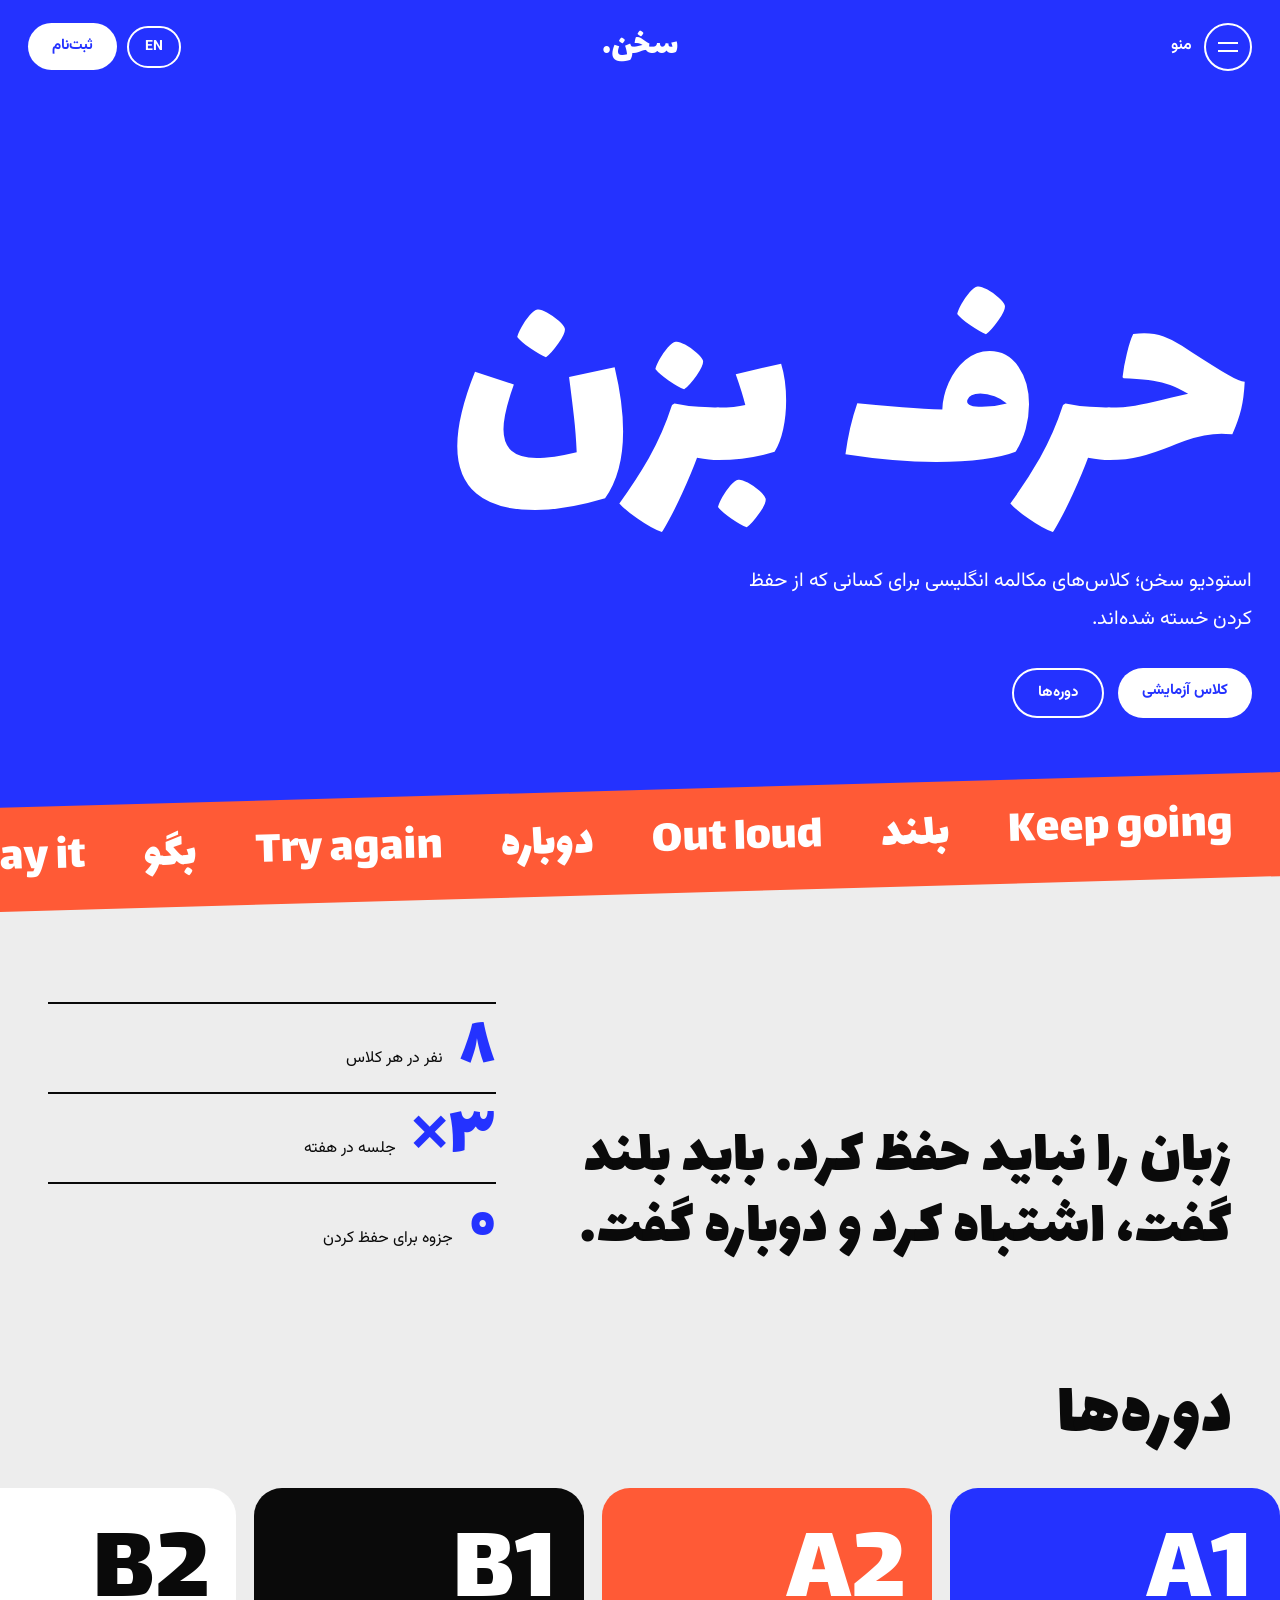
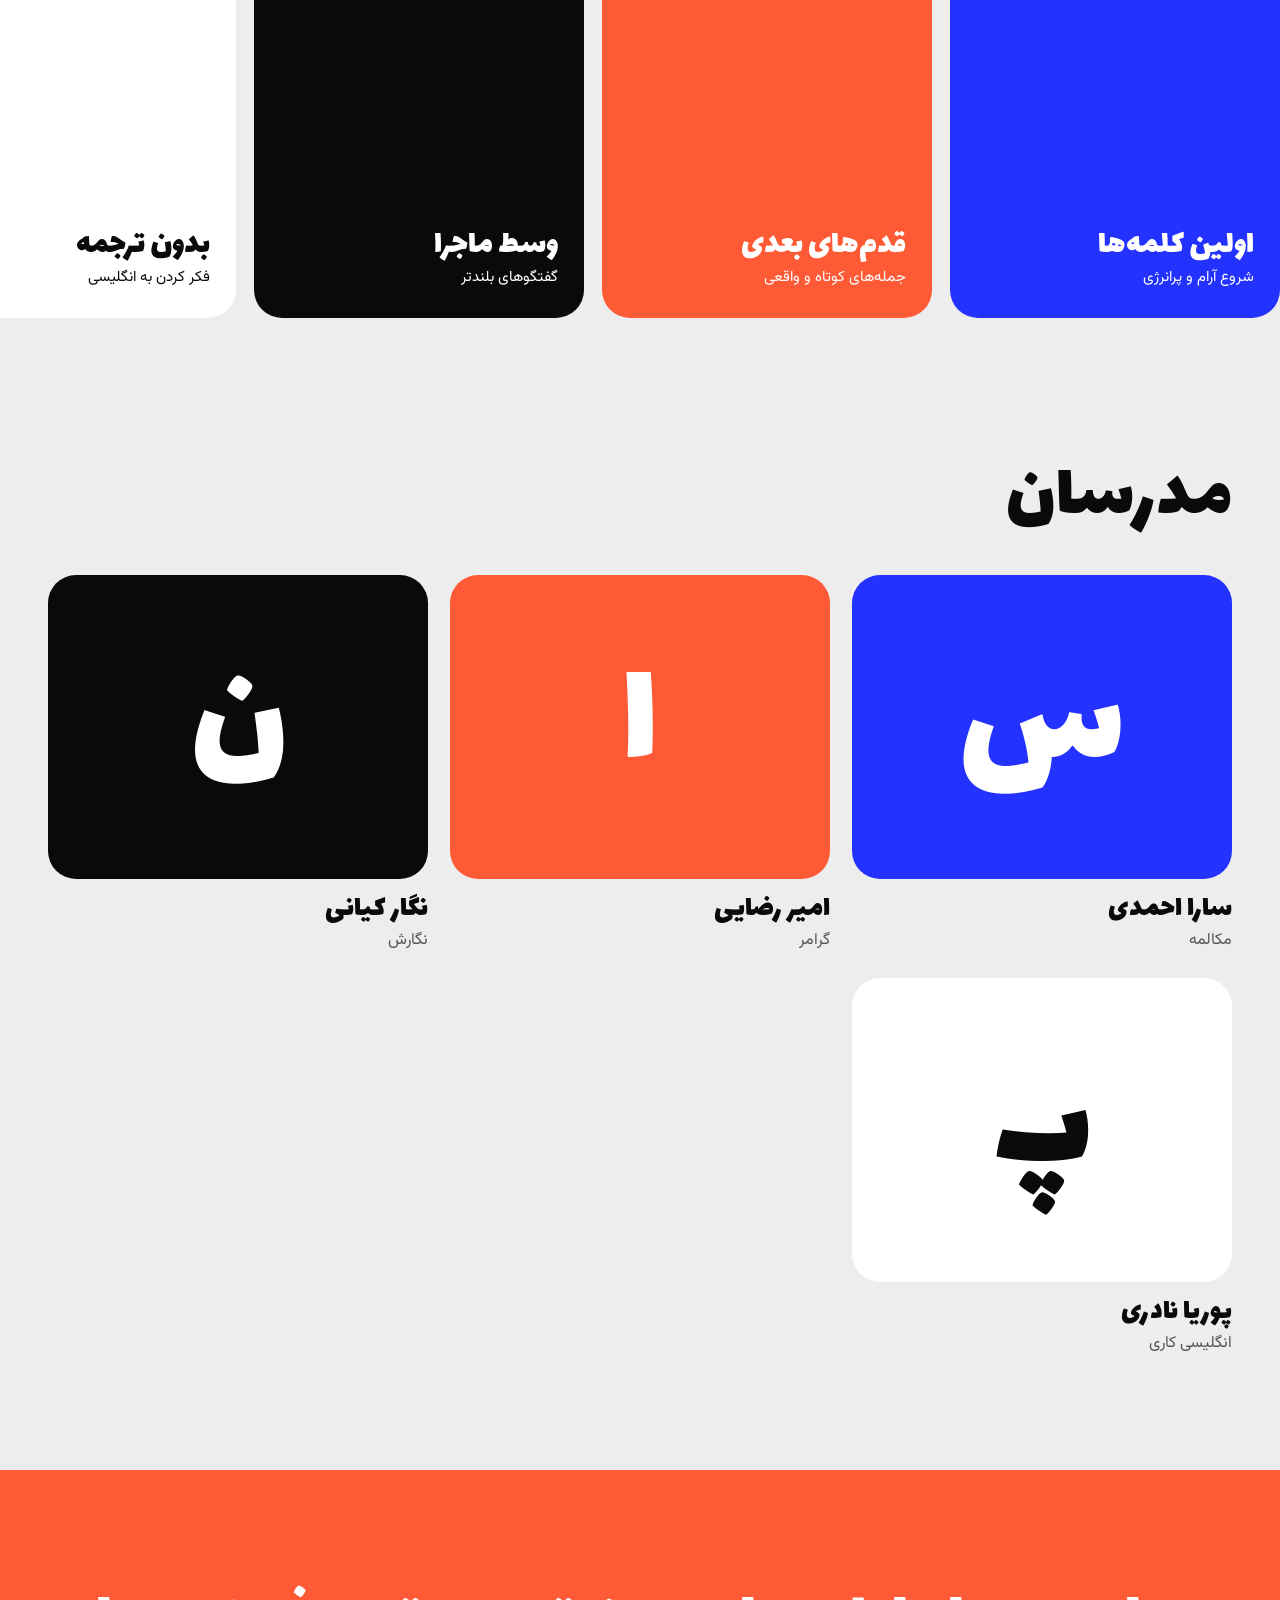
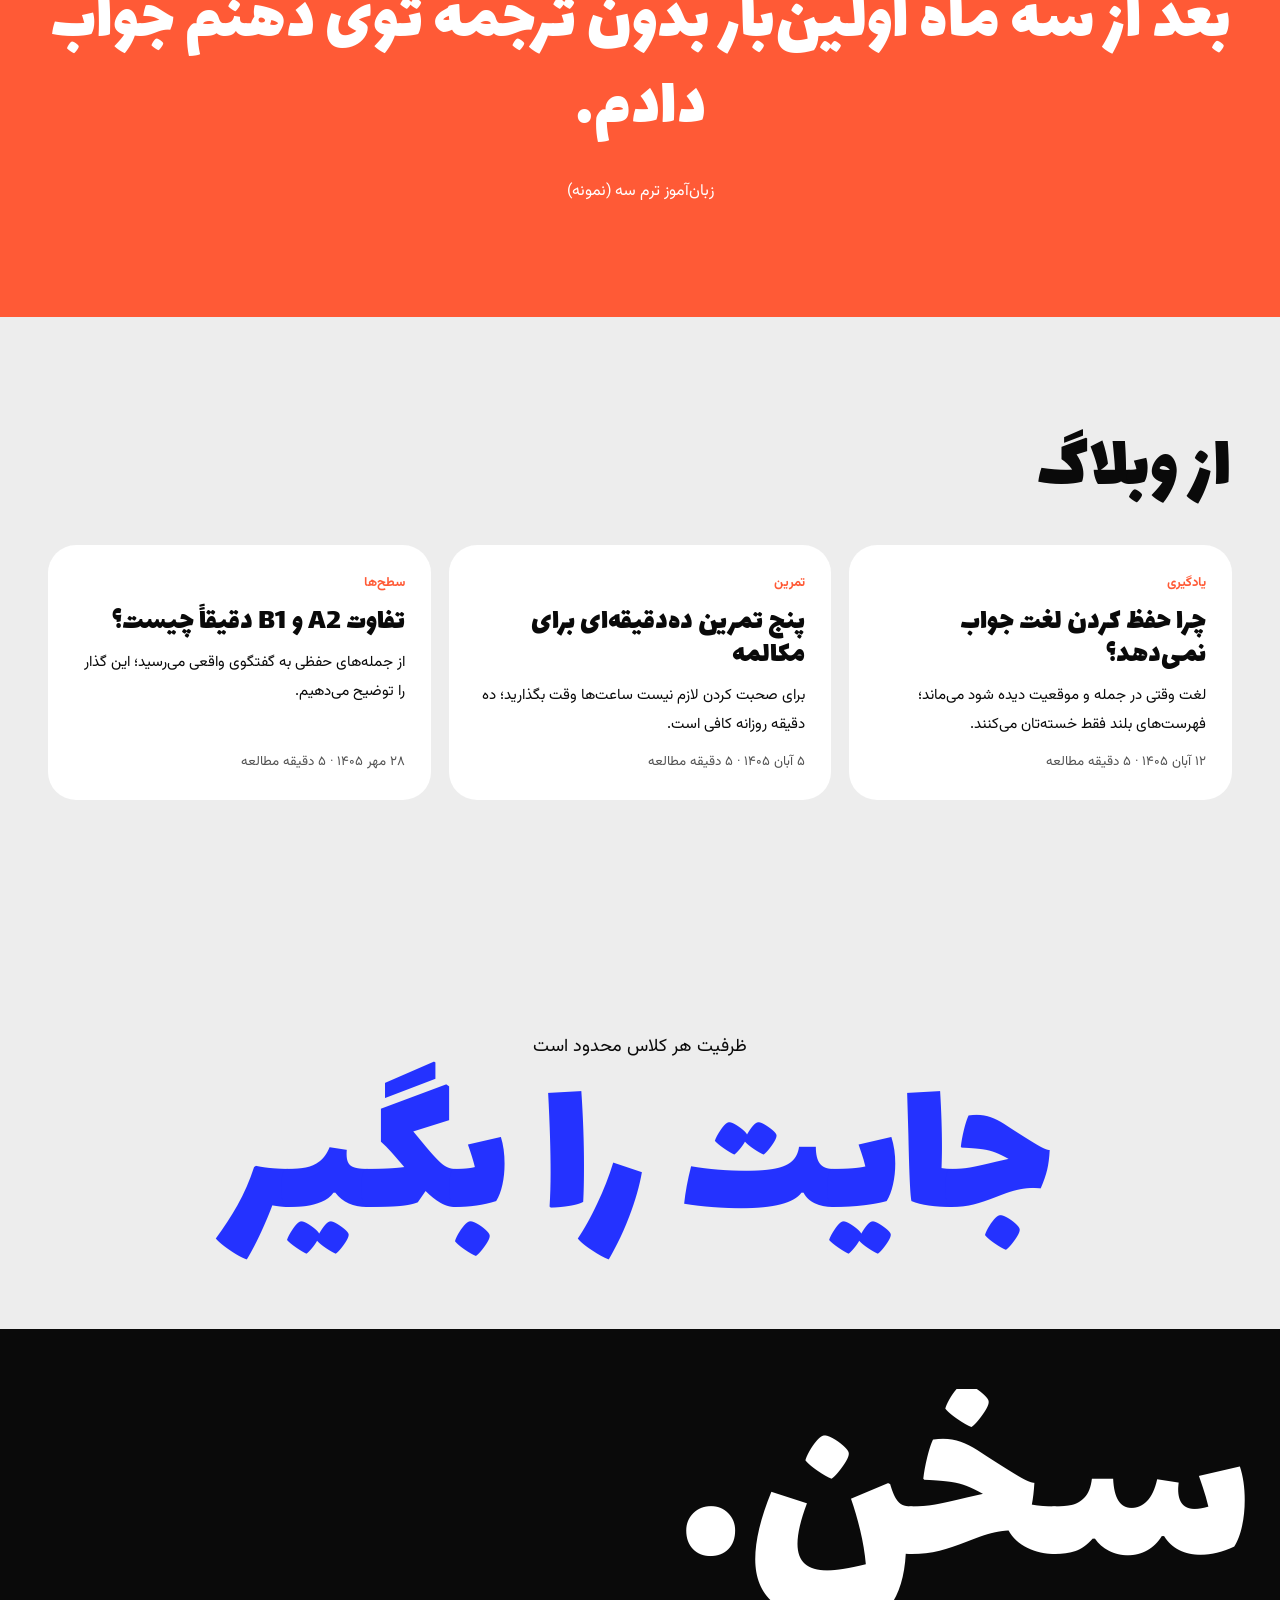
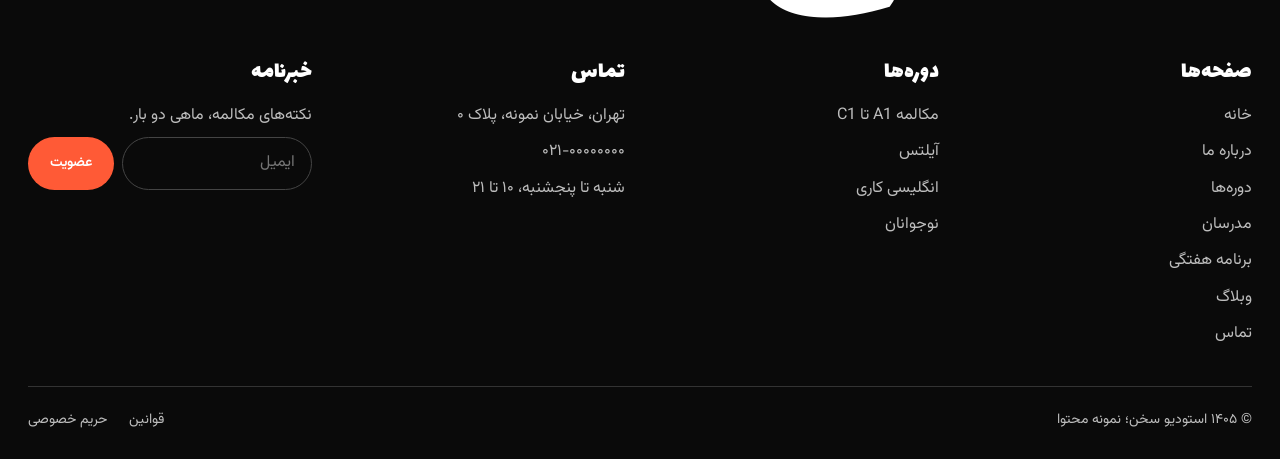
<file: index.html>
<!doctype html>
<html lang="fa" dir="rtl">
<head>
<meta charset="utf-8">
<meta name="viewport" content="width=device-width,initial-scale=1">
<title>حرف بزن | استودیو سخن</title>
<link rel="stylesheet" href="studio.css">
</head>
<body>
<header class="top"><details class="m"><summary aria-label="منو"><span class="bt"><i></i><i></i></span><span class="tx">منو</span></summary><div class="dr"><nav class="ov"><a href="index.html" aria-current="page">خانه</a><a href="about.html">درباره ما</a><a href="courses.html">دوره‌ها</a><a href="teachers.html">مدرسان</a><a href="schedule.html">برنامه هفتگی</a><a href="blog.html">وبلاگ</a><a href="contact.html">تماس</a></nav><div class="dc"><p>تهران، خیابان نمونه، پلاک ۰</p><p dir="ltr">۰۲۱-۰۰۰۰۰۰۰۰</p><p>شنبه تا پنجشنبه، ۱۰ تا ۲۱</p><a class="pill" href="contact.html">ثبت‌نام</a></div></div></details><a class="lg" href="index.html">سخن.</a><div class="rt"><button class="lang" type="button" aria-label="Language" data-s="EN">EN</button><a class="pill" href="contact.html">ثبت‌نام</a></div></header>
<section class="hero"><h1>حرف بزن</h1><p>استودیو سخن؛ کلاس‌های مکالمه انگلیسی برای کسانی که از حفظ کردن خسته شده‌اند.</p><div class="row"><a class="pill" href="contact.html">کلاس آزمایشی</a><a class="pill o" href="courses.html">دوره‌ها</a></div></section>
<div class="mq" aria-hidden="true"><div><span>Say it</span><span>بگو</span><span>Try again</span><span>دوباره</span><span>Out loud</span><span>بلند</span><span>Keep going</span><span>ادامه بده</span><span>Say it</span><span>بگو</span><span>Try again</span><span>دوباره</span><span>Out loud</span><span>بلند</span><span>Keep going</span><span>ادامه بده</span></div></div>
<section class="sec man"><h2>زبان را نباید حفظ کرد. باید بلند گفت، اشتباه کرد و دوباره گفت.</h2><div class="nums"><div><b>۸</b><span>نفر در هر کلاس</span></div><div><b>۳×</b><span>جلسه در هفته</span></div><div><b>۰</b><span>جزوه برای حفظ کردن</span></div></div></section>
<section><div class="hd2"><h2>دوره‌ها</h2></div><div class="rail"><article class="c1"><span class="d">A1</span><div><h3>اولین کلمه‌ها</h3><p>شروع آرام و پرانرژی</p></div></article><article class="c2"><span class="d">A2</span><div><h3>قدم‌های بعدی</h3><p>جمله‌های کوتاه و واقعی</p></div></article><article class="c3"><span class="d">B1</span><div><h3>وسط ماجرا</h3><p>گفتگوهای بلندتر</p></div></article><article class="c4"><span class="d">B2</span><div><h3>بدون ترجمه</h3><p>فکر کردن به انگلیسی</p></div></article><article class="c5"><span class="d">C1</span><div><h3>حرفه‌ای</h3><p>ارائه، مذاکره و بحث</p></div></article></div></section>
<section class="sec"><h2 class="t2 d">مدرسان</h2><div class="tg"><article class="tc"><div class="mono c1">س</div><h3>سارا احمدی</h3><p>مکالمه</p></article><article class="tc"><div class="mono c2">ا</div><h3>امیر رضایی</h3><p>گرامر</p></article><article class="tc"><div class="mono c3">ن</div><h3>نگار کیانی</h3><p>نگارش</p></article><article class="tc"><div class="mono c4">پ</div><h3>پوریا نادری</h3><p>انگلیسی کاری</p></article></div></section>
<section class="q"><p>بعد از سه ماه اولین‌بار بدون ترجمه توی ذهنم جواب دادم.</p><span>زبان‌آموز ترم سه (نمونه)</span></section>
<section class="sec"><h2 class="t2 d">از وبلاگ</h2><div class="bg"><a class="pc" href="post.html"><span class="cat">یادگیری</span><h3>چرا حفظ کردن لغت جواب نمی‌دهد؟</h3><p>لغت وقتی در جمله و موقعیت دیده شود می‌ماند؛ فهرست‌های بلند فقط خسته‌تان می‌کنند.</p><small>۱۲ آبان ۱۴۰۵ · ۵ دقیقه مطالعه</small></a><a class="pc" href="post.html"><span class="cat">تمرین</span><h3>پنج تمرین ده‌دقیقه‌ای برای مکالمه</h3><p>برای صحبت کردن لازم نیست ساعت‌ها وقت بگذارید؛ ده دقیقه روزانه کافی است.</p><small>۵ آبان ۱۴۰۵ · ۵ دقیقه مطالعه</small></a><a class="pc" href="post.html"><span class="cat">سطح‌ها</span><h3>تفاوت A2 و B1 دقیقاً چیست؟</h3><p>از جمله‌های حفظی به گفتگوی واقعی می‌رسید؛ این گذار را توضیح می‌دهیم.</p><small>۲۸ مهر ۱۴۰۵ · ۵ دقیقه مطالعه</small></a></div></section>
<section class="cta"><p>ظرفیت هر کلاس محدود است</p><a href="contact.html">جایت را بگیر</a></section>
<footer><div class="big">سخن.</div><div class="fcols"><div><h4>صفحه‌ها</h4><ul><li><a href="index.html">خانه</a></li><li><a href="about.html">درباره ما</a></li><li><a href="courses.html">دوره‌ها</a></li><li><a href="teachers.html">مدرسان</a></li><li><a href="schedule.html">برنامه هفتگی</a></li><li><a href="blog.html">وبلاگ</a></li><li><a href="contact.html">تماس</a></li></ul></div>
<div><h4>دوره‌ها</h4><ul><li><a href="courses.html">مکالمه A1 تا C1</a></li><li><a href="courses.html">آیلتس</a></li><li><a href="courses.html">انگلیسی کاری</a></li><li><a href="courses.html">نوجوانان</a></li></ul></div>
<div><h4>تماس</h4><p>تهران، خیابان نمونه، پلاک ۰</p><p>۰۲۱-۰۰۰۰۰۰۰۰</p><p>شنبه تا پنجشنبه، ۱۰ تا ۲۱</p></div>
<div><h4>خبرنامه</h4><p>نکته‌های مکالمه، ماهی دو بار.</p><form><input type="email" placeholder="ایمیل" aria-label="ایمیل"><button type="button">عضویت</button></form></div></div>
<div class="fr"><span>© ۱۴۰۵ استودیو سخن؛ نمونه محتوا</span><nav><a href="#">قوانین</a><a href="#">حریم خصوصی</a></nav></div></footer>

<script src="lang.js"></script>
<script src="studio.js"></script>
</body>
</html>
</file>
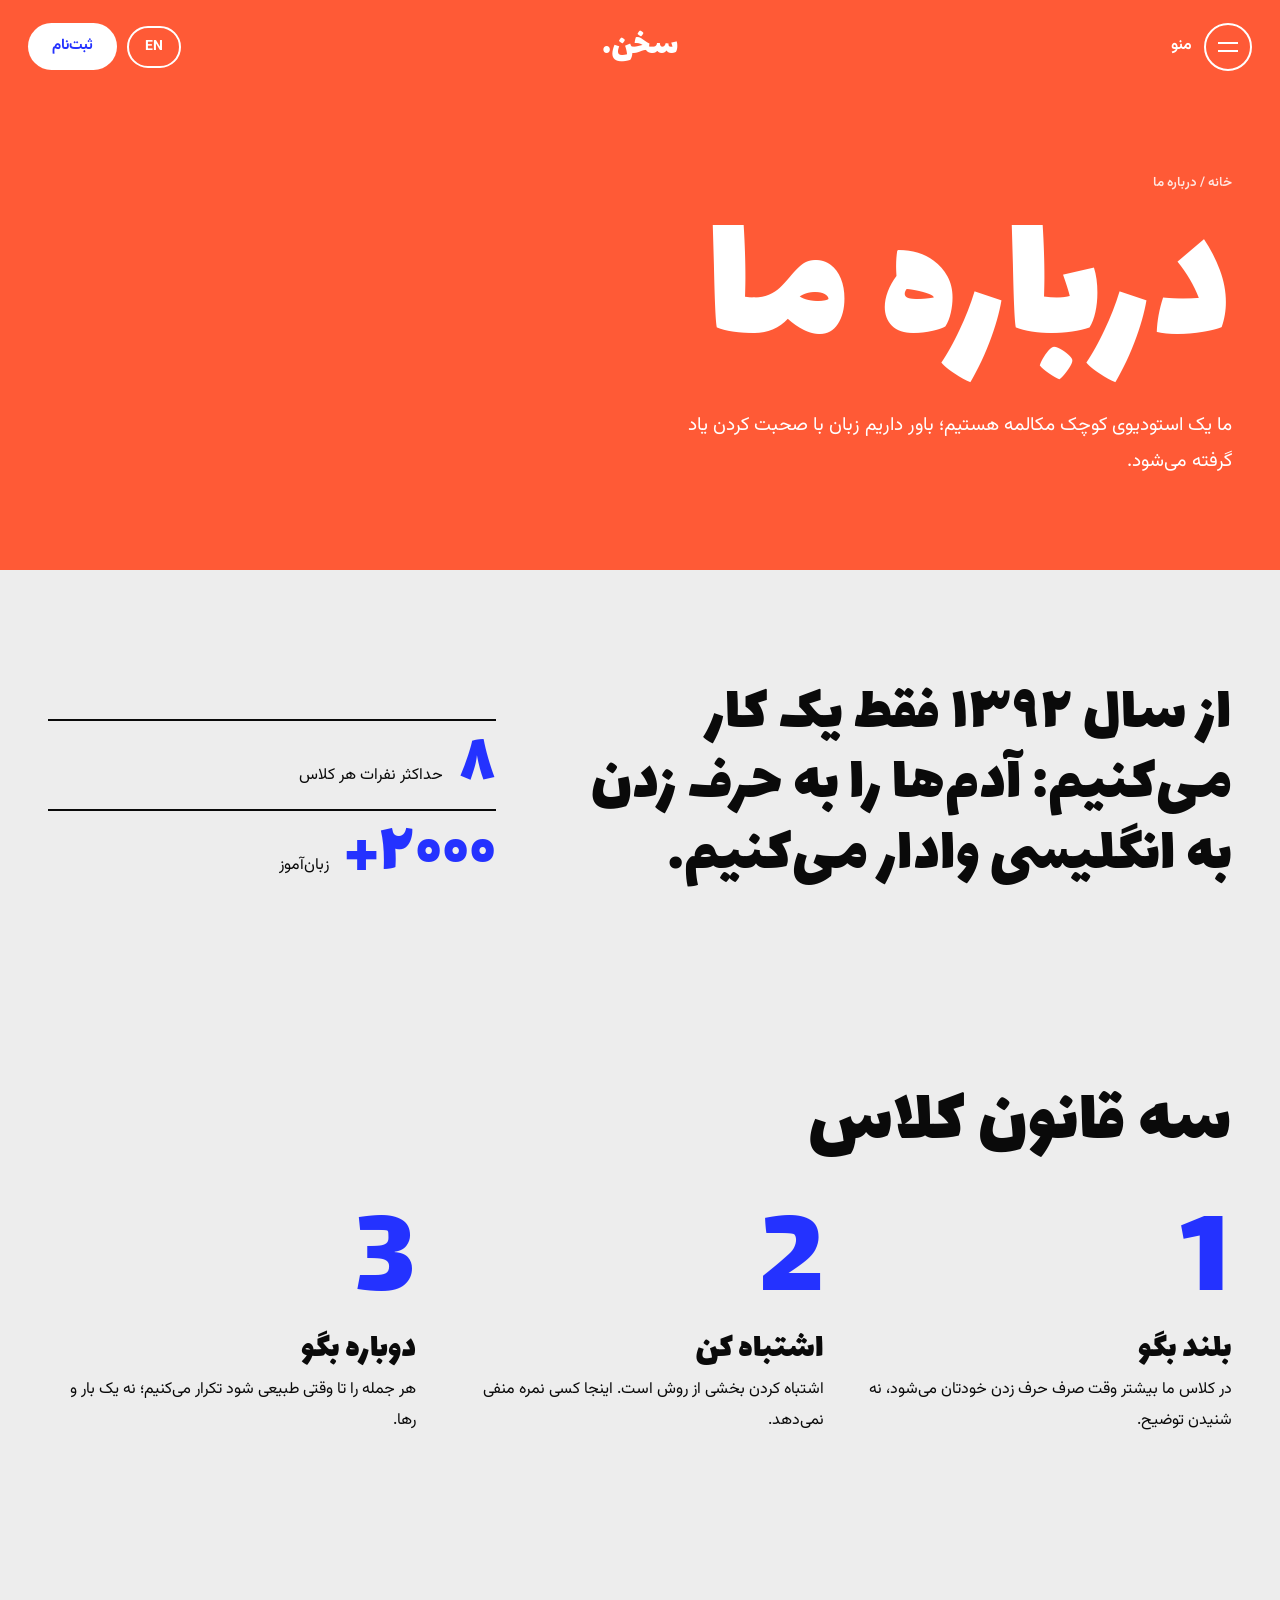
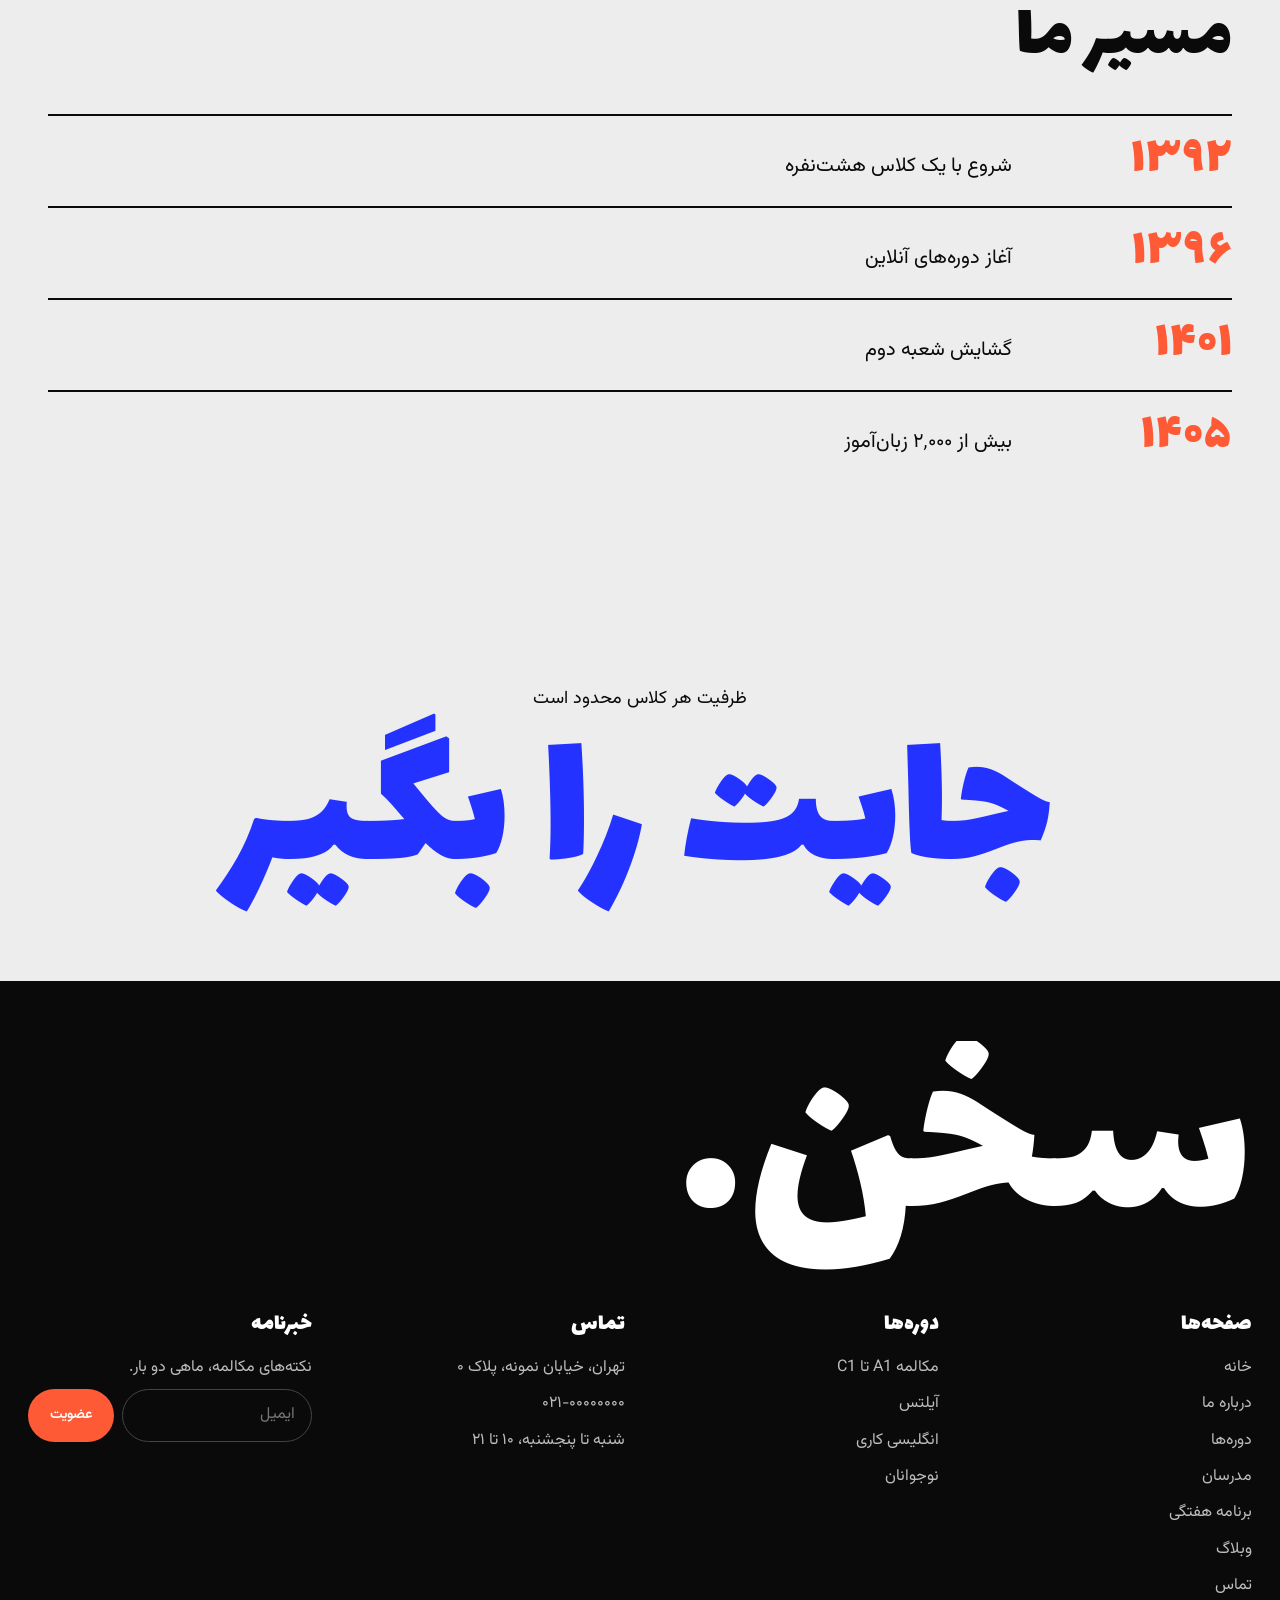
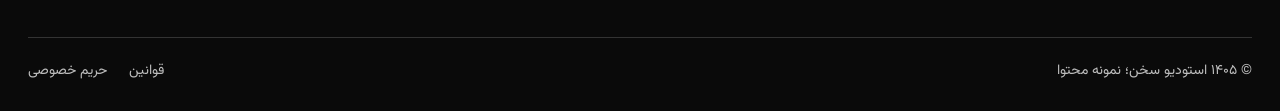
<file: about.html>
<!doctype html>
<html lang="fa" dir="rtl">
<head>
<meta charset="utf-8">
<meta name="viewport" content="width=device-width,initial-scale=1">
<title>درباره ما | استودیو سخن</title>
<link rel="stylesheet" href="studio.css">
</head>
<body>
<header class="top"><details class="m"><summary aria-label="منو"><span class="bt"><i></i><i></i></span><span class="tx">منو</span></summary><div class="dr"><nav class="ov"><a href="index.html">خانه</a><a href="about.html" aria-current="page">درباره ما</a><a href="courses.html">دوره‌ها</a><a href="teachers.html">مدرسان</a><a href="schedule.html">برنامه هفتگی</a><a href="blog.html">وبلاگ</a><a href="contact.html">تماس</a></nav><div class="dc"><p>تهران، خیابان نمونه، پلاک ۰</p><p dir="ltr">۰۲۱-۰۰۰۰۰۰۰۰</p><p>شنبه تا پنجشنبه، ۱۰ تا ۲۱</p><a class="pill" href="contact.html">ثبت‌نام</a></div></div></details><a class="lg" href="index.html">سخن.</a><div class="rt"><button class="lang" type="button" aria-label="Language" data-s="EN">EN</button><a class="pill" href="contact.html">ثبت‌نام</a></div></header>
<section class="ph c"><div class="wrapw"><small>خانه / درباره ما</small><h1>درباره ما</h1><p>ما یک استودیوی کوچک مکالمه هستیم؛ باور داریم زبان با صحبت کردن یاد گرفته می‌شود.</p></div></section>
<section class="sec man"><h2>از سال ۱۳۹۲ فقط یک کار می‌کنیم: آدم‌ها را به حرف زدن به انگلیسی وادار می‌کنیم.</h2><div class="nums"><div><b>۸</b><span>حداکثر نفرات هر کلاس</span></div><div><b>۲۰۰۰+</b><span>زبان‌آموز</span></div></div></section>
<section class="sec n"><h2 class="t2 d">سه قانون کلاس</h2><div class="vals"><div><b>1</b><h3>بلند بگو</h3><p>در کلاس ما بیشتر وقت صرف حرف زدن خودتان می‌شود، نه شنیدن توضیح.</p></div><div><b>2</b><h3>اشتباه کن</h3><p>اشتباه کردن بخشی از روش است. اینجا کسی نمره منفی نمی‌دهد.</p></div><div><b>3</b><h3>دوباره بگو</h3><p>هر جمله را تا وقتی طبیعی شود تکرار می‌کنیم؛ نه یک بار و رها.</p></div></div></section>
<section class="sec n"><h2 class="t2 d">مسیر ما</h2><div class="tl"><div><b>۱۳۹۲</b><p>شروع با یک کلاس هشت‌نفره</p></div><div><b>۱۳۹۶</b><p>آغاز دوره‌های آنلاین</p></div><div><b>۱۴۰۱</b><p>گشایش شعبه دوم</p></div><div><b>۱۴۰۵</b><p>بیش از ۲٬۰۰۰ زبان‌آموز</p></div></div></section>
<section class="cta"><p>ظرفیت هر کلاس محدود است</p><a href="contact.html">جایت را بگیر</a></section>
<footer><div class="big">سخن.</div><div class="fcols"><div><h4>صفحه‌ها</h4><ul><li><a href="index.html">خانه</a></li><li><a href="about.html">درباره ما</a></li><li><a href="courses.html">دوره‌ها</a></li><li><a href="teachers.html">مدرسان</a></li><li><a href="schedule.html">برنامه هفتگی</a></li><li><a href="blog.html">وبلاگ</a></li><li><a href="contact.html">تماس</a></li></ul></div>
<div><h4>دوره‌ها</h4><ul><li><a href="courses.html">مکالمه A1 تا C1</a></li><li><a href="courses.html">آیلتس</a></li><li><a href="courses.html">انگلیسی کاری</a></li><li><a href="courses.html">نوجوانان</a></li></ul></div>
<div><h4>تماس</h4><p>تهران، خیابان نمونه، پلاک ۰</p><p>۰۲۱-۰۰۰۰۰۰۰۰</p><p>شنبه تا پنجشنبه، ۱۰ تا ۲۱</p></div>
<div><h4>خبرنامه</h4><p>نکته‌های مکالمه، ماهی دو بار.</p><form><input type="email" placeholder="ایمیل" aria-label="ایمیل"><button type="button">عضویت</button></form></div></div>
<div class="fr"><span>© ۱۴۰۵ استودیو سخن؛ نمونه محتوا</span><nav><a href="#">قوانین</a><a href="#">حریم خصوصی</a></nav></div></footer>

<script src="lang.js"></script>
<script src="studio.js"></script>
</body>
</html>
</file>
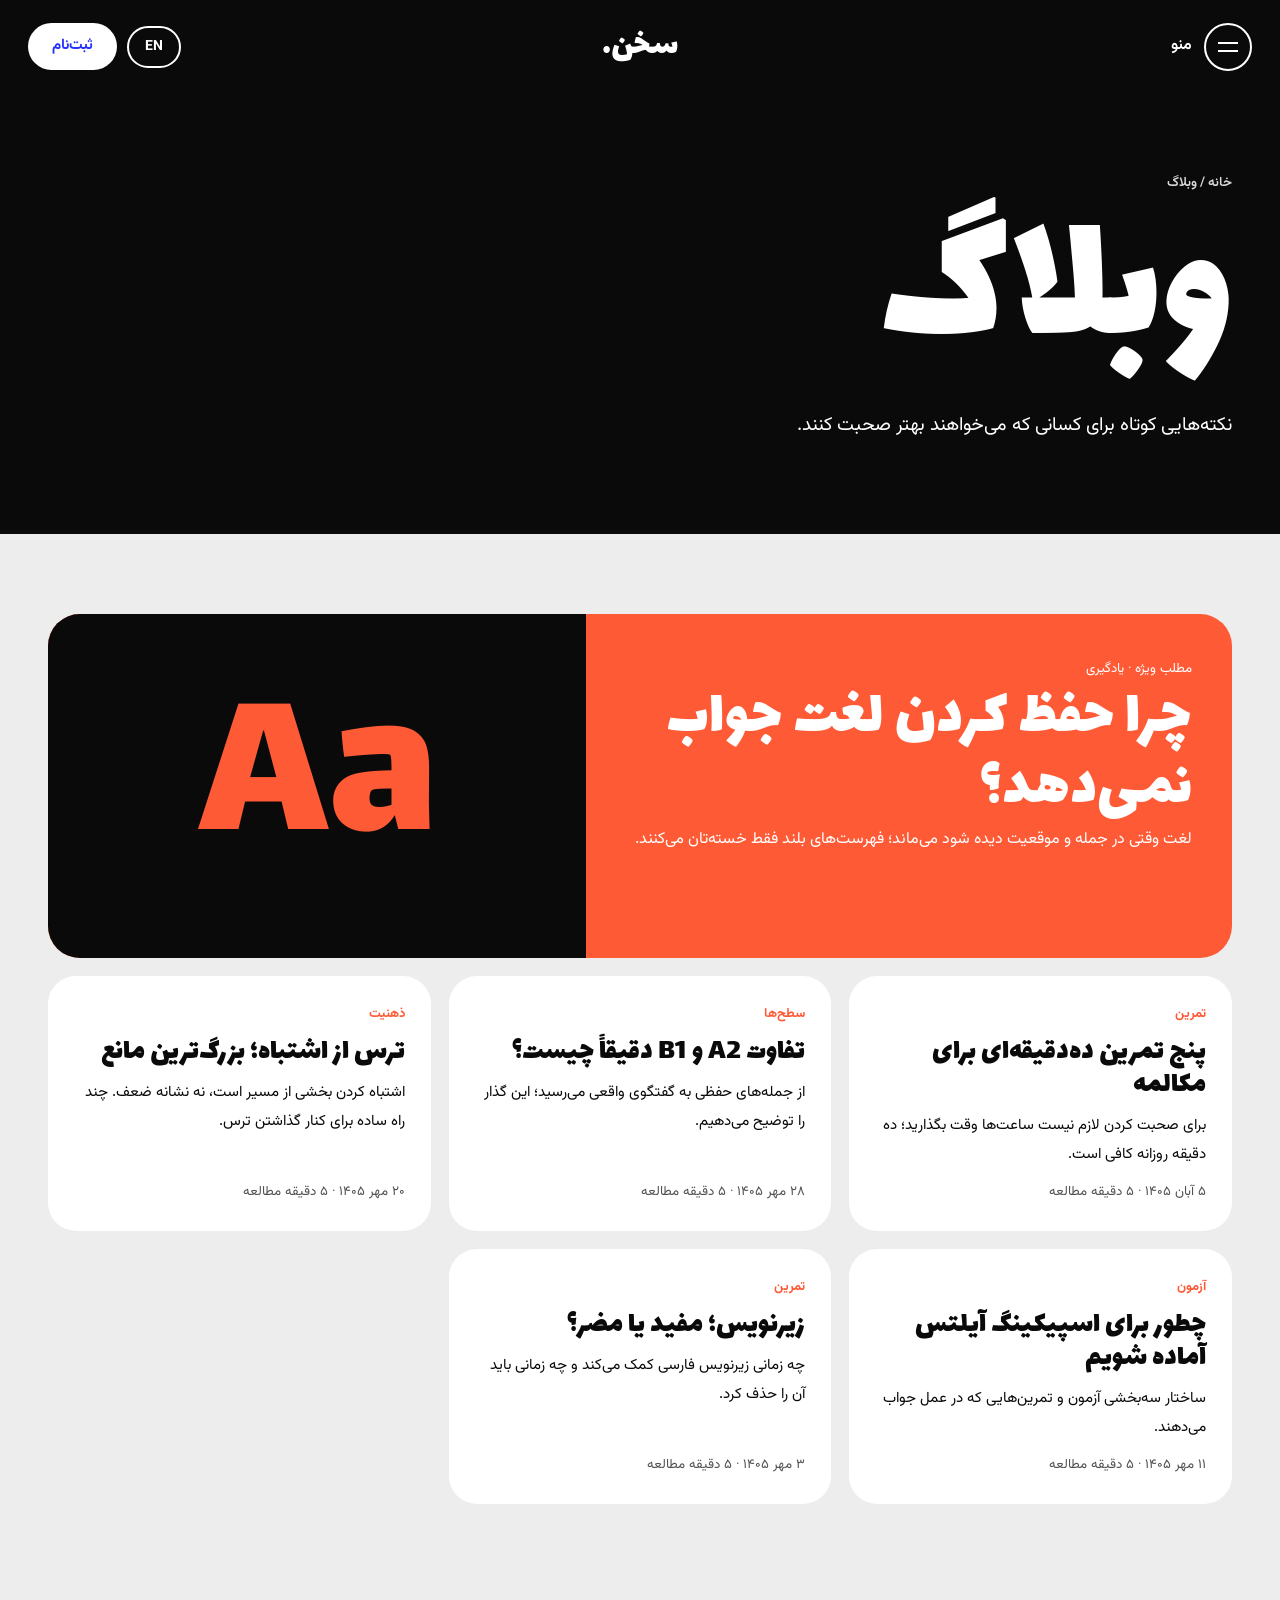
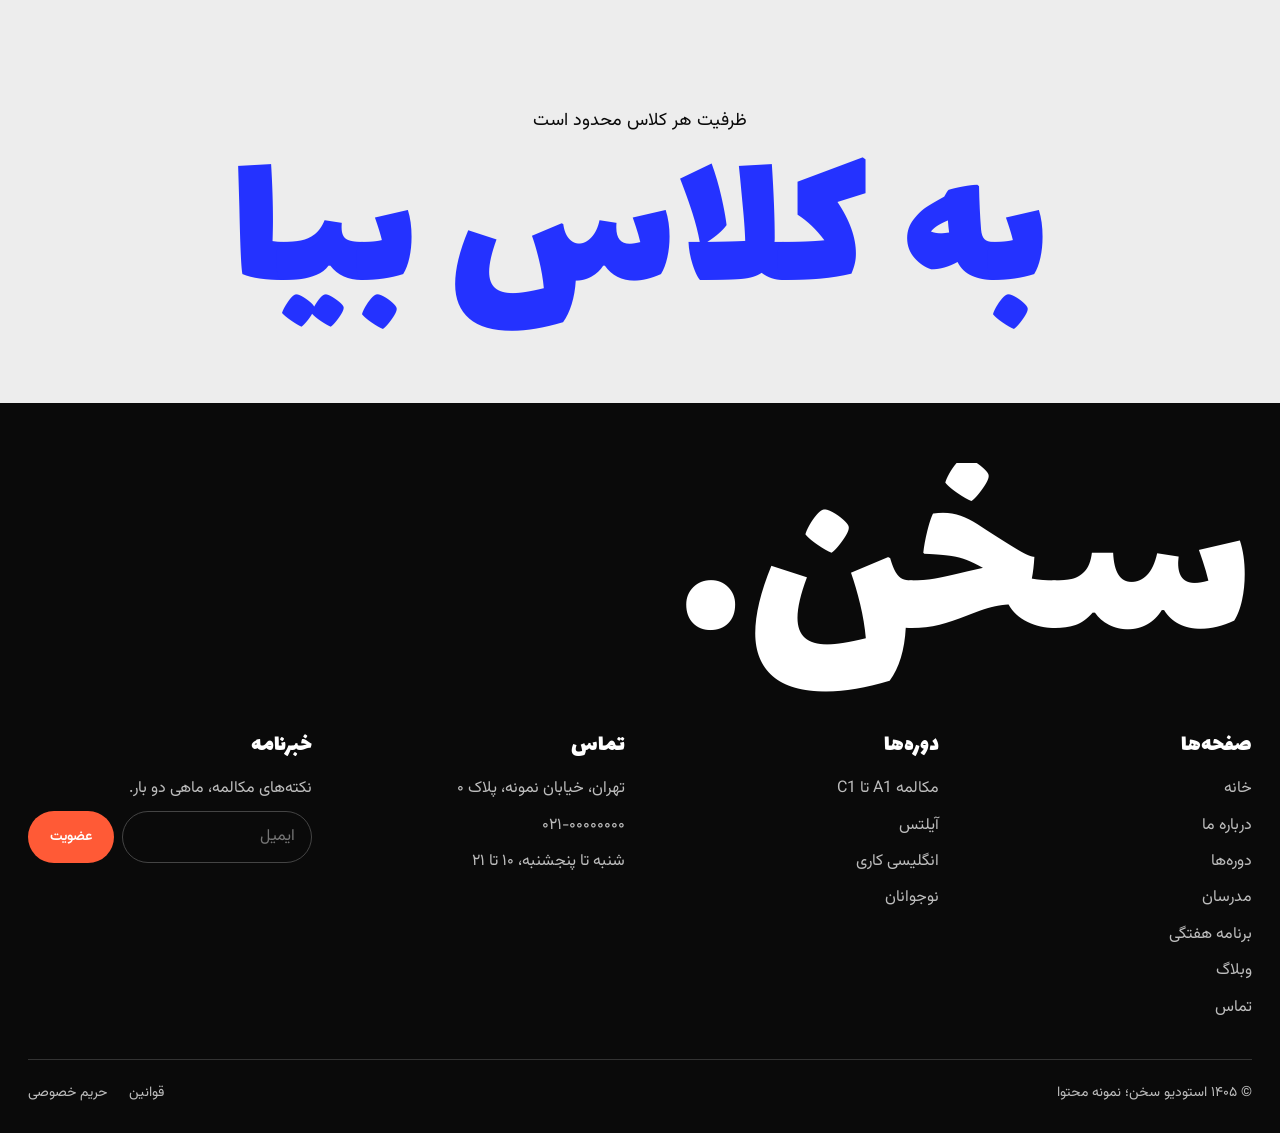
<file: blog.html>
<!doctype html>
<html lang="fa" dir="rtl">
<head>
<meta charset="utf-8">
<meta name="viewport" content="width=device-width,initial-scale=1">
<title>وبلاگ | استودیو سخن</title>
<link rel="stylesheet" href="studio.css">
</head>
<body>
<header class="top"><details class="m"><summary aria-label="منو"><span class="bt"><i></i><i></i></span><span class="tx">منو</span></summary><div class="dr"><nav class="ov"><a href="index.html">خانه</a><a href="about.html">درباره ما</a><a href="courses.html">دوره‌ها</a><a href="teachers.html">مدرسان</a><a href="schedule.html">برنامه هفتگی</a><a href="blog.html" aria-current="page">وبلاگ</a><a href="contact.html">تماس</a></nav><div class="dc"><p>تهران، خیابان نمونه، پلاک ۰</p><p dir="ltr">۰۲۱-۰۰۰۰۰۰۰۰</p><p>شنبه تا پنجشنبه، ۱۰ تا ۲۱</p><a class="pill" href="contact.html">ثبت‌نام</a></div></div></details><a class="lg" href="index.html">سخن.</a><div class="rt"><button class="lang" type="button" aria-label="Language" data-s="EN">EN</button><a class="pill" href="contact.html">ثبت‌نام</a></div></header>
<section class="ph k"><div class="wrapw"><small>خانه / وبلاگ</small><h1>وبلاگ</h1><p>نکته‌هایی کوتاه برای کسانی که می‌خواهند بهتر صحبت کنند.</p></div></section><section class="sec n"><a class="feat" href="post.html"><div class="a"><small>مطلب ویژه · یادگیری</small><h2>چرا حفظ کردن لغت جواب نمی‌دهد؟</h2><p>لغت وقتی در جمله و موقعیت دیده شود می‌ماند؛ فهرست‌های بلند فقط خسته‌تان می‌کنند.</p></div><div class="b" aria-hidden="true">Aa</div></a><div class="bg"><a class="pc" href="post.html"><span class="cat">تمرین</span><h3>پنج تمرین ده‌دقیقه‌ای برای مکالمه</h3><p>برای صحبت کردن لازم نیست ساعت‌ها وقت بگذارید؛ ده دقیقه روزانه کافی است.</p><small>۵ آبان ۱۴۰۵ · ۵ دقیقه مطالعه</small></a><a class="pc" href="post.html"><span class="cat">سطح‌ها</span><h3>تفاوت A2 و B1 دقیقاً چیست؟</h3><p>از جمله‌های حفظی به گفتگوی واقعی می‌رسید؛ این گذار را توضیح می‌دهیم.</p><small>۲۸ مهر ۱۴۰۵ · ۵ دقیقه مطالعه</small></a><a class="pc" href="post.html"><span class="cat">ذهنیت</span><h3>ترس از اشتباه؛ بزرگ‌ترین مانع</h3><p>اشتباه کردن بخشی از مسیر است، نه نشانه ضعف. چند راه ساده برای کنار گذاشتن ترس.</p><small>۲۰ مهر ۱۴۰۵ · ۵ دقیقه مطالعه</small></a><a class="pc" href="post.html"><span class="cat">آزمون</span><h3>چطور برای اسپیکینگ آیلتس آماده شویم</h3><p>ساختار سه‌بخشی آزمون و تمرین‌هایی که در عمل جواب می‌دهند.</p><small>۱۱ مهر ۱۴۰۵ · ۵ دقیقه مطالعه</small></a><a class="pc" href="post.html"><span class="cat">تمرین</span><h3>زیرنویس؛ مفید یا مضر؟</h3><p>چه زمانی زیرنویس فارسی کمک می‌کند و چه زمانی باید آن را حذف کرد.</p><small>۳ مهر ۱۴۰۵ · ۵ دقیقه مطالعه</small></a></div></section><section class="cta"><p>ظرفیت هر کلاس محدود است</p><a href="contact.html">به کلاس بیا</a></section>
<footer><div class="big">سخن.</div><div class="fcols"><div><h4>صفحه‌ها</h4><ul><li><a href="index.html">خانه</a></li><li><a href="about.html">درباره ما</a></li><li><a href="courses.html">دوره‌ها</a></li><li><a href="teachers.html">مدرسان</a></li><li><a href="schedule.html">برنامه هفتگی</a></li><li><a href="blog.html">وبلاگ</a></li><li><a href="contact.html">تماس</a></li></ul></div>
<div><h4>دوره‌ها</h4><ul><li><a href="courses.html">مکالمه A1 تا C1</a></li><li><a href="courses.html">آیلتس</a></li><li><a href="courses.html">انگلیسی کاری</a></li><li><a href="courses.html">نوجوانان</a></li></ul></div>
<div><h4>تماس</h4><p>تهران، خیابان نمونه، پلاک ۰</p><p>۰۲۱-۰۰۰۰۰۰۰۰</p><p>شنبه تا پنجشنبه، ۱۰ تا ۲۱</p></div>
<div><h4>خبرنامه</h4><p>نکته‌های مکالمه، ماهی دو بار.</p><form><input type="email" placeholder="ایمیل" aria-label="ایمیل"><button type="button">عضویت</button></form></div></div>
<div class="fr"><span>© ۱۴۰۵ استودیو سخن؛ نمونه محتوا</span><nav><a href="#">قوانین</a><a href="#">حریم خصوصی</a></nav></div></footer>

<script src="lang.js"></script>
<script src="studio.js"></script>
</body>
</html>
</file>
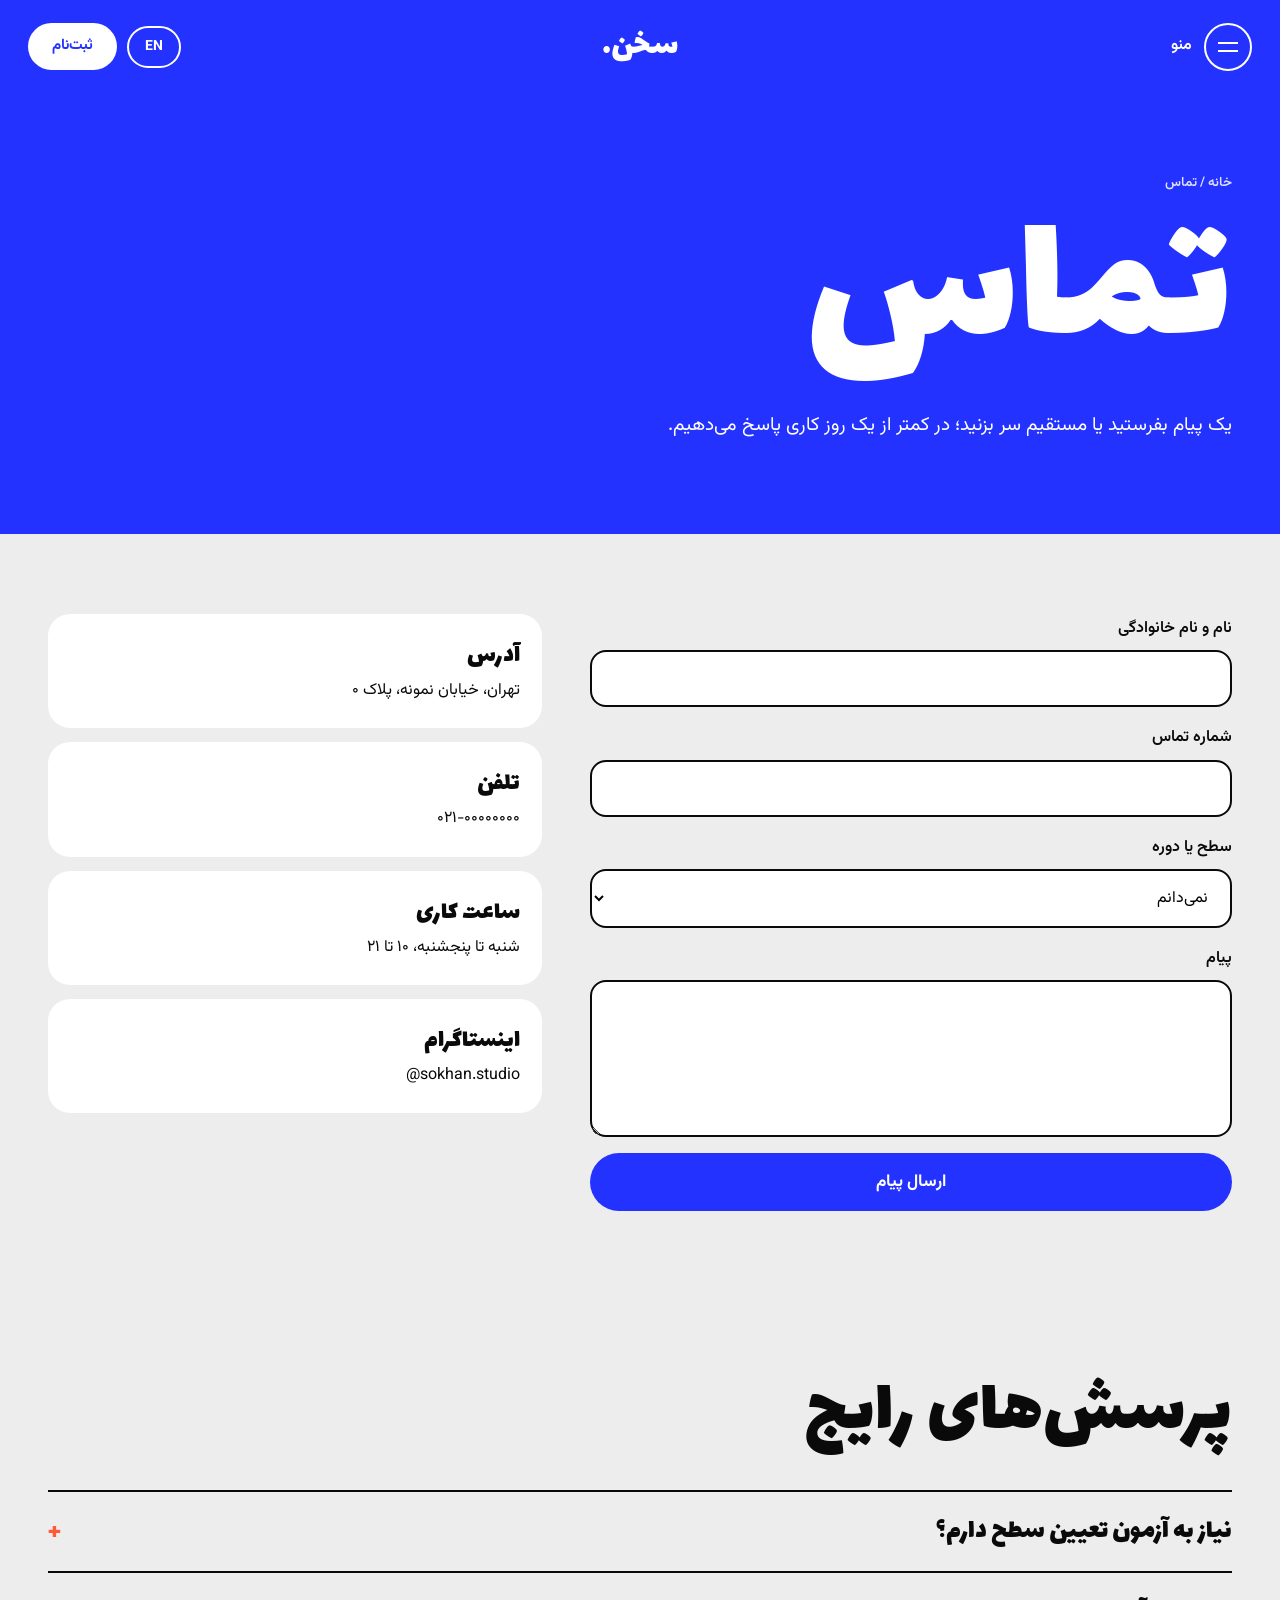
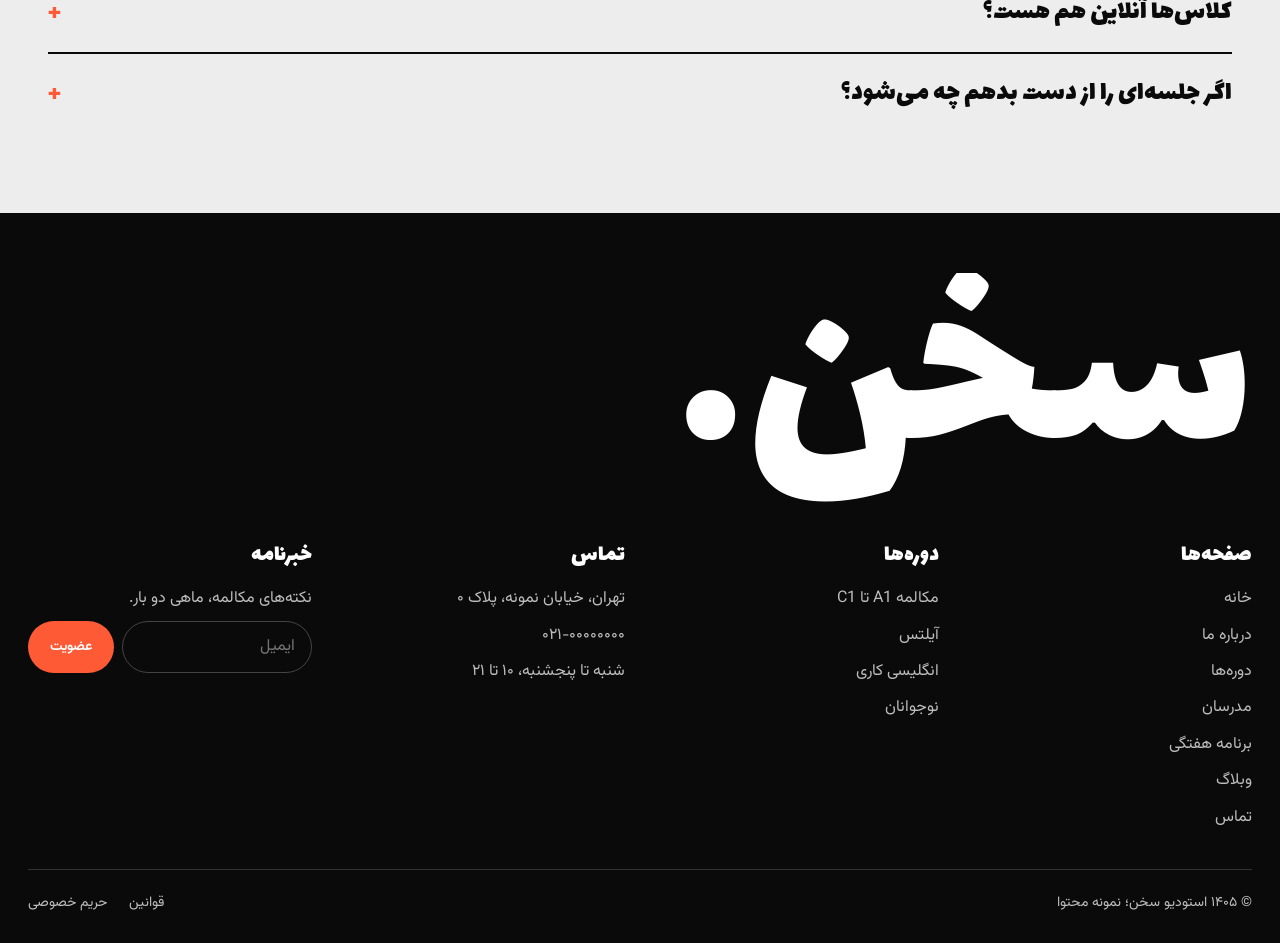
<file: contact.html>
<!doctype html>
<html lang="fa" dir="rtl">
<head>
<meta charset="utf-8">
<meta name="viewport" content="width=device-width,initial-scale=1">
<title>تماس | استودیو سخن</title>
<link rel="stylesheet" href="studio.css">
</head>
<body>
<header class="top"><details class="m"><summary aria-label="منو"><span class="bt"><i></i><i></i></span><span class="tx">منو</span></summary><div class="dr"><nav class="ov"><a href="index.html">خانه</a><a href="about.html">درباره ما</a><a href="courses.html">دوره‌ها</a><a href="teachers.html">مدرسان</a><a href="schedule.html">برنامه هفتگی</a><a href="blog.html">وبلاگ</a><a href="contact.html" aria-current="page">تماس</a></nav><div class="dc"><p>تهران، خیابان نمونه، پلاک ۰</p><p dir="ltr">۰۲۱-۰۰۰۰۰۰۰۰</p><p>شنبه تا پنجشنبه، ۱۰ تا ۲۱</p><a class="pill" href="contact.html">ثبت‌نام</a></div></div></details><a class="lg" href="index.html">سخن.</a><div class="rt"><button class="lang" type="button" aria-label="Language" data-s="EN">EN</button><a class="pill" href="contact.html">ثبت‌نام</a></div></header>
<section class="ph "><div class="wrapw"><small>خانه / تماس</small><h1>تماس</h1><p>یک پیام بفرستید یا مستقیم سر بزنید؛ در کمتر از یک روز کاری پاسخ می‌دهیم.</p></div></section><section class="sec n two"><form class="fm" action="#"><label>نام و نام خانوادگی<input name="name" autocomplete="name"></label><label>شماره تماس<input name="tel" type="tel" autocomplete="tel" dir="ltr"></label><label>سطح یا دوره<select name="level"><option>نمی‌دانم</option><option>A1 – A2</option><option>B1 – B2</option><option>C1</option><option>آیلتس</option></select></label><label>پیام<textarea name="msg" rows="5"></textarea></label><button type="button">ارسال پیام</button></form>
<div class="info"><div><b>آدرس</b>تهران، خیابان نمونه، پلاک ۰</div><div><b>تلفن</b><span dir="ltr">۰۲۱-۰۰۰۰۰۰۰۰</span></div><div><b>ساعت کاری</b>شنبه تا پنجشنبه، ۱۰ تا ۲۱</div><div><b>اینستاگرام</b><span dir="ltr">@sokhan.studio</span></div></div></section><section class="sec n faq"><h2 class="t2 d">پرسش‌های رایج</h2><details><summary>نیاز به آزمون تعیین سطح دارم؟</summary><p>بله، آزمون کوتاه و رایگان است و در همان جلسه اول انجام می‌شود.</p></details><details><summary>کلاس‌ها آنلاین هم هست؟</summary><p>بله؛ هر دوره هم حضوری و هم آنلاین برگزار می‌شود.</p></details><details><summary>اگر جلسه‌ای را از دست بدهم چه می‌شود؟</summary><p>ضبط جلسه و تمرین جبرانی برای شما ارسال می‌شود.</p></details></section>
<footer><div class="big">سخن.</div><div class="fcols"><div><h4>صفحه‌ها</h4><ul><li><a href="index.html">خانه</a></li><li><a href="about.html">درباره ما</a></li><li><a href="courses.html">دوره‌ها</a></li><li><a href="teachers.html">مدرسان</a></li><li><a href="schedule.html">برنامه هفتگی</a></li><li><a href="blog.html">وبلاگ</a></li><li><a href="contact.html">تماس</a></li></ul></div>
<div><h4>دوره‌ها</h4><ul><li><a href="courses.html">مکالمه A1 تا C1</a></li><li><a href="courses.html">آیلتس</a></li><li><a href="courses.html">انگلیسی کاری</a></li><li><a href="courses.html">نوجوانان</a></li></ul></div>
<div><h4>تماس</h4><p>تهران، خیابان نمونه، پلاک ۰</p><p>۰۲۱-۰۰۰۰۰۰۰۰</p><p>شنبه تا پنجشنبه، ۱۰ تا ۲۱</p></div>
<div><h4>خبرنامه</h4><p>نکته‌های مکالمه، ماهی دو بار.</p><form><input type="email" placeholder="ایمیل" aria-label="ایمیل"><button type="button">عضویت</button></form></div></div>
<div class="fr"><span>© ۱۴۰۵ استودیو سخن؛ نمونه محتوا</span><nav><a href="#">قوانین</a><a href="#">حریم خصوصی</a></nav></div></footer>

<script src="lang.js"></script>
<script src="studio.js"></script>
</body>
</html>
</file>
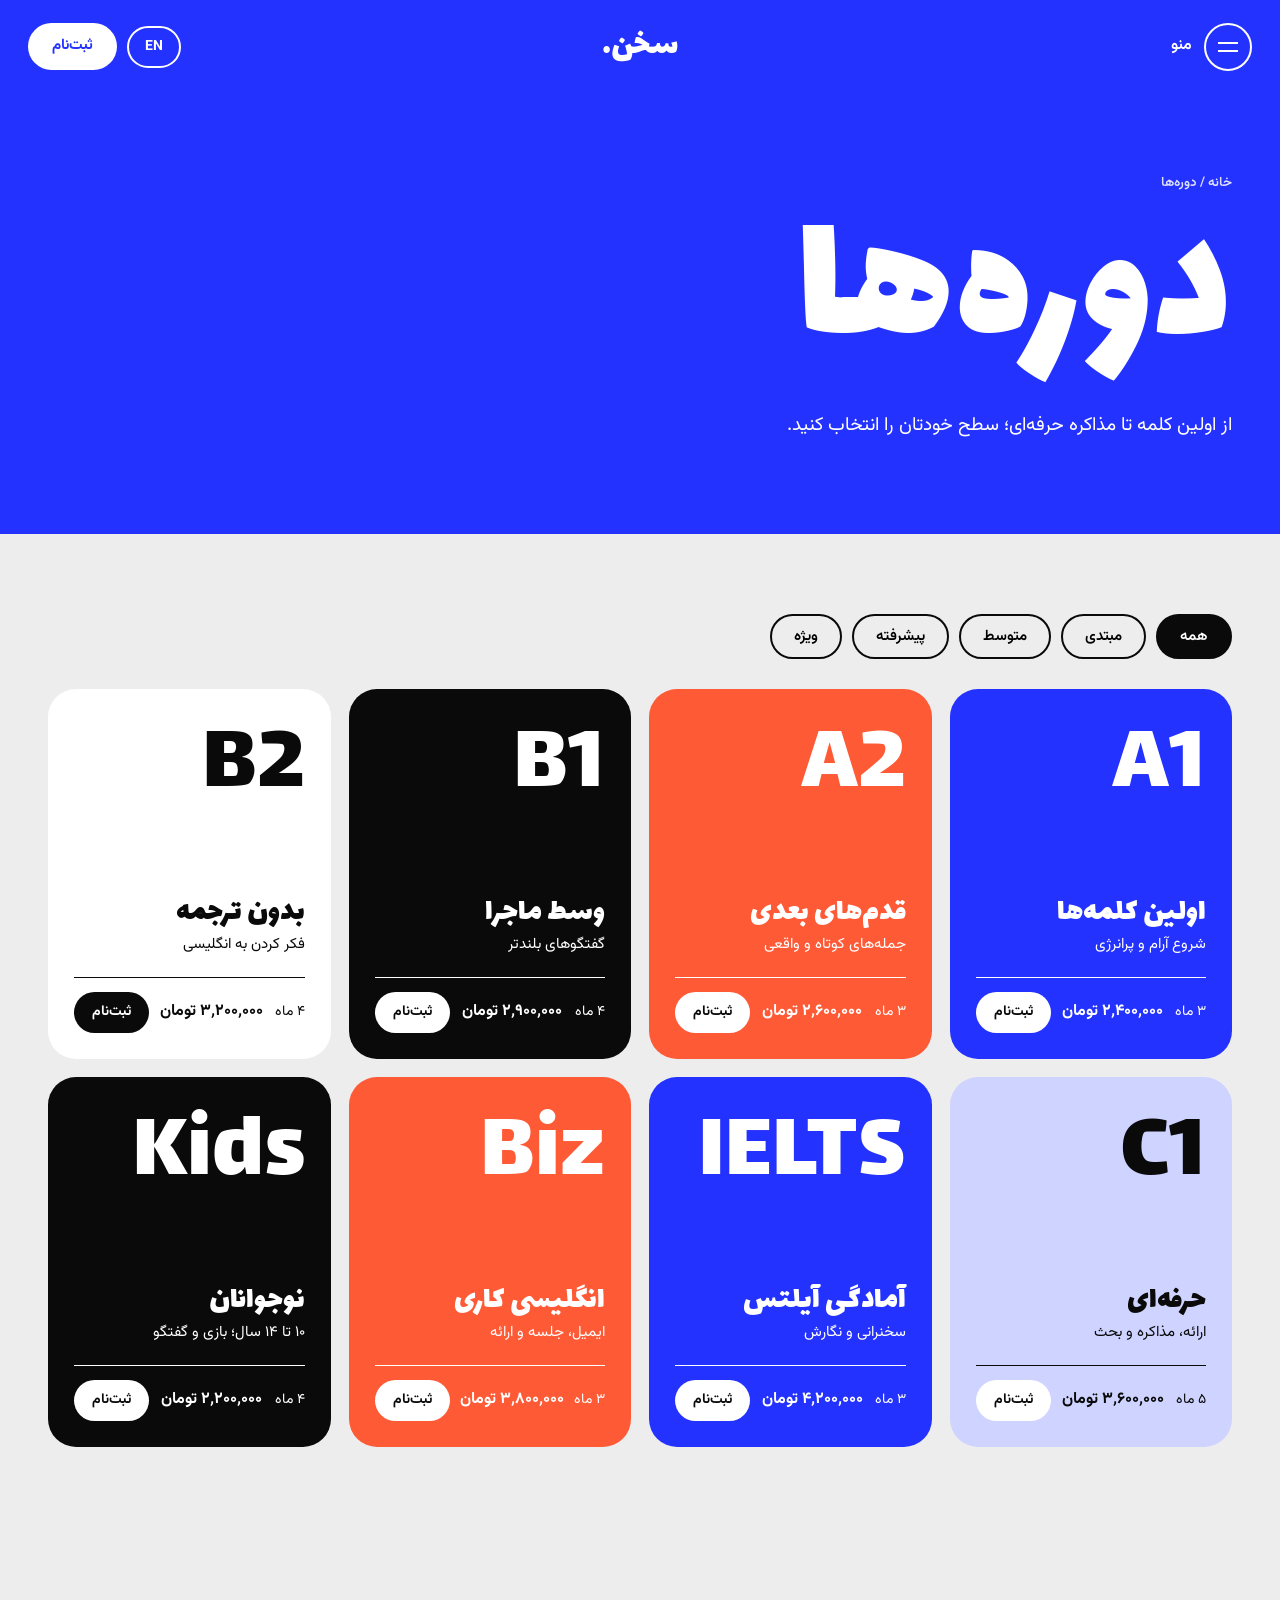
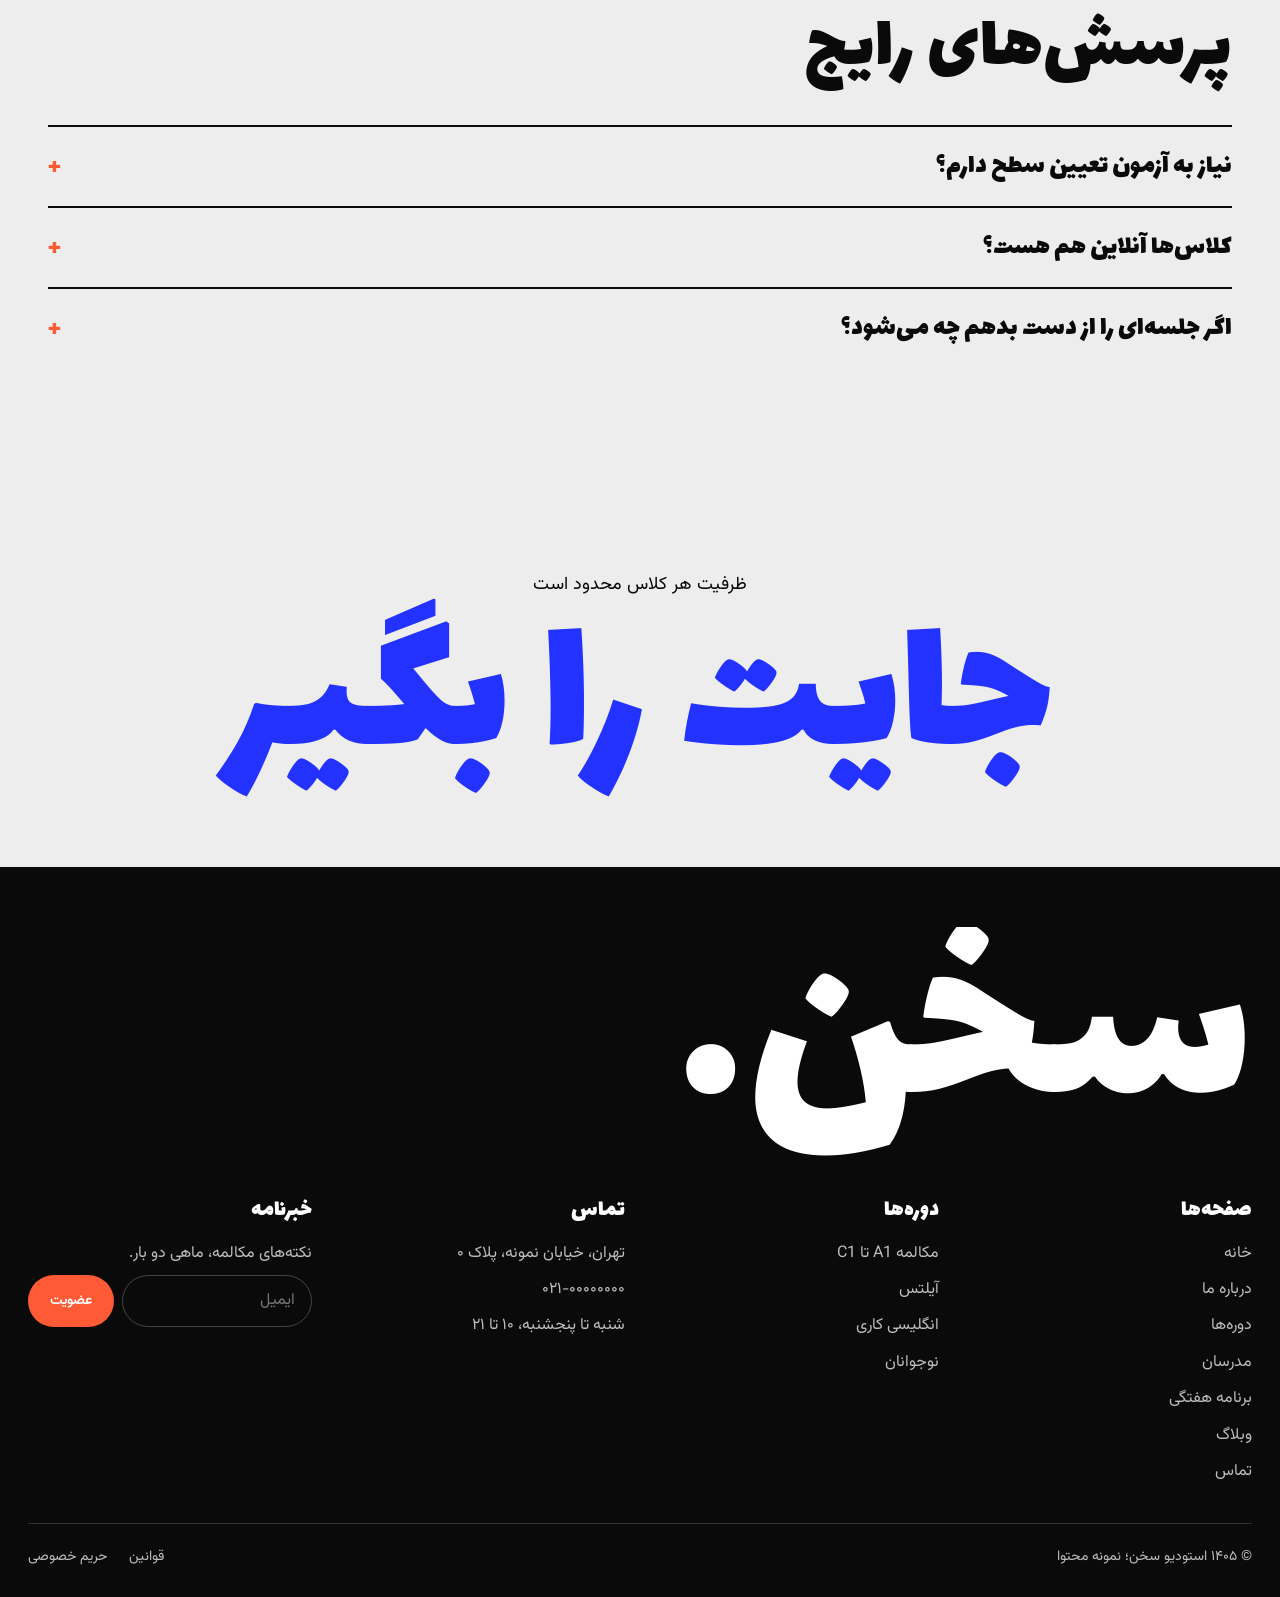
<file: courses.html>
<!doctype html>
<html lang="fa" dir="rtl">
<head>
<meta charset="utf-8">
<meta name="viewport" content="width=device-width,initial-scale=1">
<title>دوره‌ها | استودیو سخن</title>
<link rel="stylesheet" href="studio.css">
</head>
<body>
<header class="top"><details class="m"><summary aria-label="منو"><span class="bt"><i></i><i></i></span><span class="tx">منو</span></summary><div class="dr"><nav class="ov"><a href="index.html">خانه</a><a href="about.html">درباره ما</a><a href="courses.html" aria-current="page">دوره‌ها</a><a href="teachers.html">مدرسان</a><a href="schedule.html">برنامه هفتگی</a><a href="blog.html">وبلاگ</a><a href="contact.html">تماس</a></nav><div class="dc"><p>تهران، خیابان نمونه، پلاک ۰</p><p dir="ltr">۰۲۱-۰۰۰۰۰۰۰۰</p><p>شنبه تا پنجشنبه، ۱۰ تا ۲۱</p><a class="pill" href="contact.html">ثبت‌نام</a></div></div></details><a class="lg" href="index.html">سخن.</a><div class="rt"><button class="lang" type="button" aria-label="Language" data-s="EN">EN</button><a class="pill" href="contact.html">ثبت‌نام</a></div></header>
<section class="ph "><div class="wrapw"><small>خانه / دوره‌ها</small><h1>دوره‌ها</h1><p>از اولین کلمه تا مذاکره حرفه‌ای؛ سطح خودتان را انتخاب کنید.</p></div></section><section class="sec n"><div class="chips"><button class="on" data-f="all">همه</button><button class="" data-f="A">مبتدی</button><button class="" data-f="B">متوسط</button><button class="" data-f="C">پیشرفته</button><button class="" data-f="X">ویژه</button></div><div class="cg"><article class="cc c1" data-l="A"><span class="d">A1</span><div><h3>اولین کلمه‌ها</h3><p>شروع آرام و پرانرژی</p><div class="ft"><span>۳ ماه</span><b>۲٬۴۰۰٬۰۰۰ تومان</b><a class="pill" href="contact.html">ثبت‌نام</a></div></div></article><article class="cc c2" data-l="A"><span class="d">A2</span><div><h3>قدم‌های بعدی</h3><p>جمله‌های کوتاه و واقعی</p><div class="ft"><span>۳ ماه</span><b>۲٬۶۰۰٬۰۰۰ تومان</b><a class="pill" href="contact.html">ثبت‌نام</a></div></div></article><article class="cc c3" data-l="B"><span class="d">B1</span><div><h3>وسط ماجرا</h3><p>گفتگوهای بلندتر</p><div class="ft"><span>۴ ماه</span><b>۲٬۹۰۰٬۰۰۰ تومان</b><a class="pill" href="contact.html">ثبت‌نام</a></div></div></article><article class="cc c4" data-l="B"><span class="d">B2</span><div><h3>بدون ترجمه</h3><p>فکر کردن به انگلیسی</p><div class="ft"><span>۴ ماه</span><b>۳٬۲۰۰٬۰۰۰ تومان</b><a class="pill" href="contact.html">ثبت‌نام</a></div></div></article><article class="cc c5" data-l="C"><span class="d">C1</span><div><h3>حرفه‌ای</h3><p>ارائه، مذاکره و بحث</p><div class="ft"><span>۵ ماه</span><b>۳٬۶۰۰٬۰۰۰ تومان</b><a class="pill" href="contact.html">ثبت‌نام</a></div></div></article><article class="cc c1" data-l="X"><span class="d">IELTS</span><div><h3>آمادگی آیلتس</h3><p>سخنرانی و نگارش</p><div class="ft"><span>۳ ماه</span><b>۴٬۲۰۰٬۰۰۰ تومان</b><a class="pill" href="contact.html">ثبت‌نام</a></div></div></article><article class="cc c2" data-l="X"><span class="d">Biz</span><div><h3>انگلیسی کاری</h3><p>ایمیل، جلسه و ارائه</p><div class="ft"><span>۳ ماه</span><b>۳٬۸۰۰٬۰۰۰ تومان</b><a class="pill" href="contact.html">ثبت‌نام</a></div></div></article><article class="cc c3" data-l="X"><span class="d">Kids</span><div><h3>نوجوانان</h3><p>۱۰ تا ۱۴ سال؛ بازی و گفتگو</p><div class="ft"><span>۴ ماه</span><b>۲٬۲۰۰٬۰۰۰ تومان</b><a class="pill" href="contact.html">ثبت‌نام</a></div></div></article></div></section><section class="sec n faq"><h2 class="t2 d">پرسش‌های رایج</h2><details><summary>نیاز به آزمون تعیین سطح دارم؟</summary><p>بله، آزمون کوتاه و رایگان است و در همان جلسه اول انجام می‌شود.</p></details><details><summary>کلاس‌ها آنلاین هم هست؟</summary><p>بله؛ هر دوره هم حضوری و هم آنلاین برگزار می‌شود.</p></details><details><summary>اگر جلسه‌ای را از دست بدهم چه می‌شود؟</summary><p>ضبط جلسه و تمرین جبرانی برای شما ارسال می‌شود.</p></details></section><section class="cta"><p>ظرفیت هر کلاس محدود است</p><a href="contact.html">جایت را بگیر</a></section>
<footer><div class="big">سخن.</div><div class="fcols"><div><h4>صفحه‌ها</h4><ul><li><a href="index.html">خانه</a></li><li><a href="about.html">درباره ما</a></li><li><a href="courses.html">دوره‌ها</a></li><li><a href="teachers.html">مدرسان</a></li><li><a href="schedule.html">برنامه هفتگی</a></li><li><a href="blog.html">وبلاگ</a></li><li><a href="contact.html">تماس</a></li></ul></div>
<div><h4>دوره‌ها</h4><ul><li><a href="courses.html">مکالمه A1 تا C1</a></li><li><a href="courses.html">آیلتس</a></li><li><a href="courses.html">انگلیسی کاری</a></li><li><a href="courses.html">نوجوانان</a></li></ul></div>
<div><h4>تماس</h4><p>تهران، خیابان نمونه، پلاک ۰</p><p>۰۲۱-۰۰۰۰۰۰۰۰</p><p>شنبه تا پنجشنبه، ۱۰ تا ۲۱</p></div>
<div><h4>خبرنامه</h4><p>نکته‌های مکالمه، ماهی دو بار.</p><form><input type="email" placeholder="ایمیل" aria-label="ایمیل"><button type="button">عضویت</button></form></div></div>
<div class="fr"><span>© ۱۴۰۵ استودیو سخن؛ نمونه محتوا</span><nav><a href="#">قوانین</a><a href="#">حریم خصوصی</a></nav></div></footer>
<script src="lang.js"></script>
<script src="studio.js"></script>
</body>
</html>
</file>
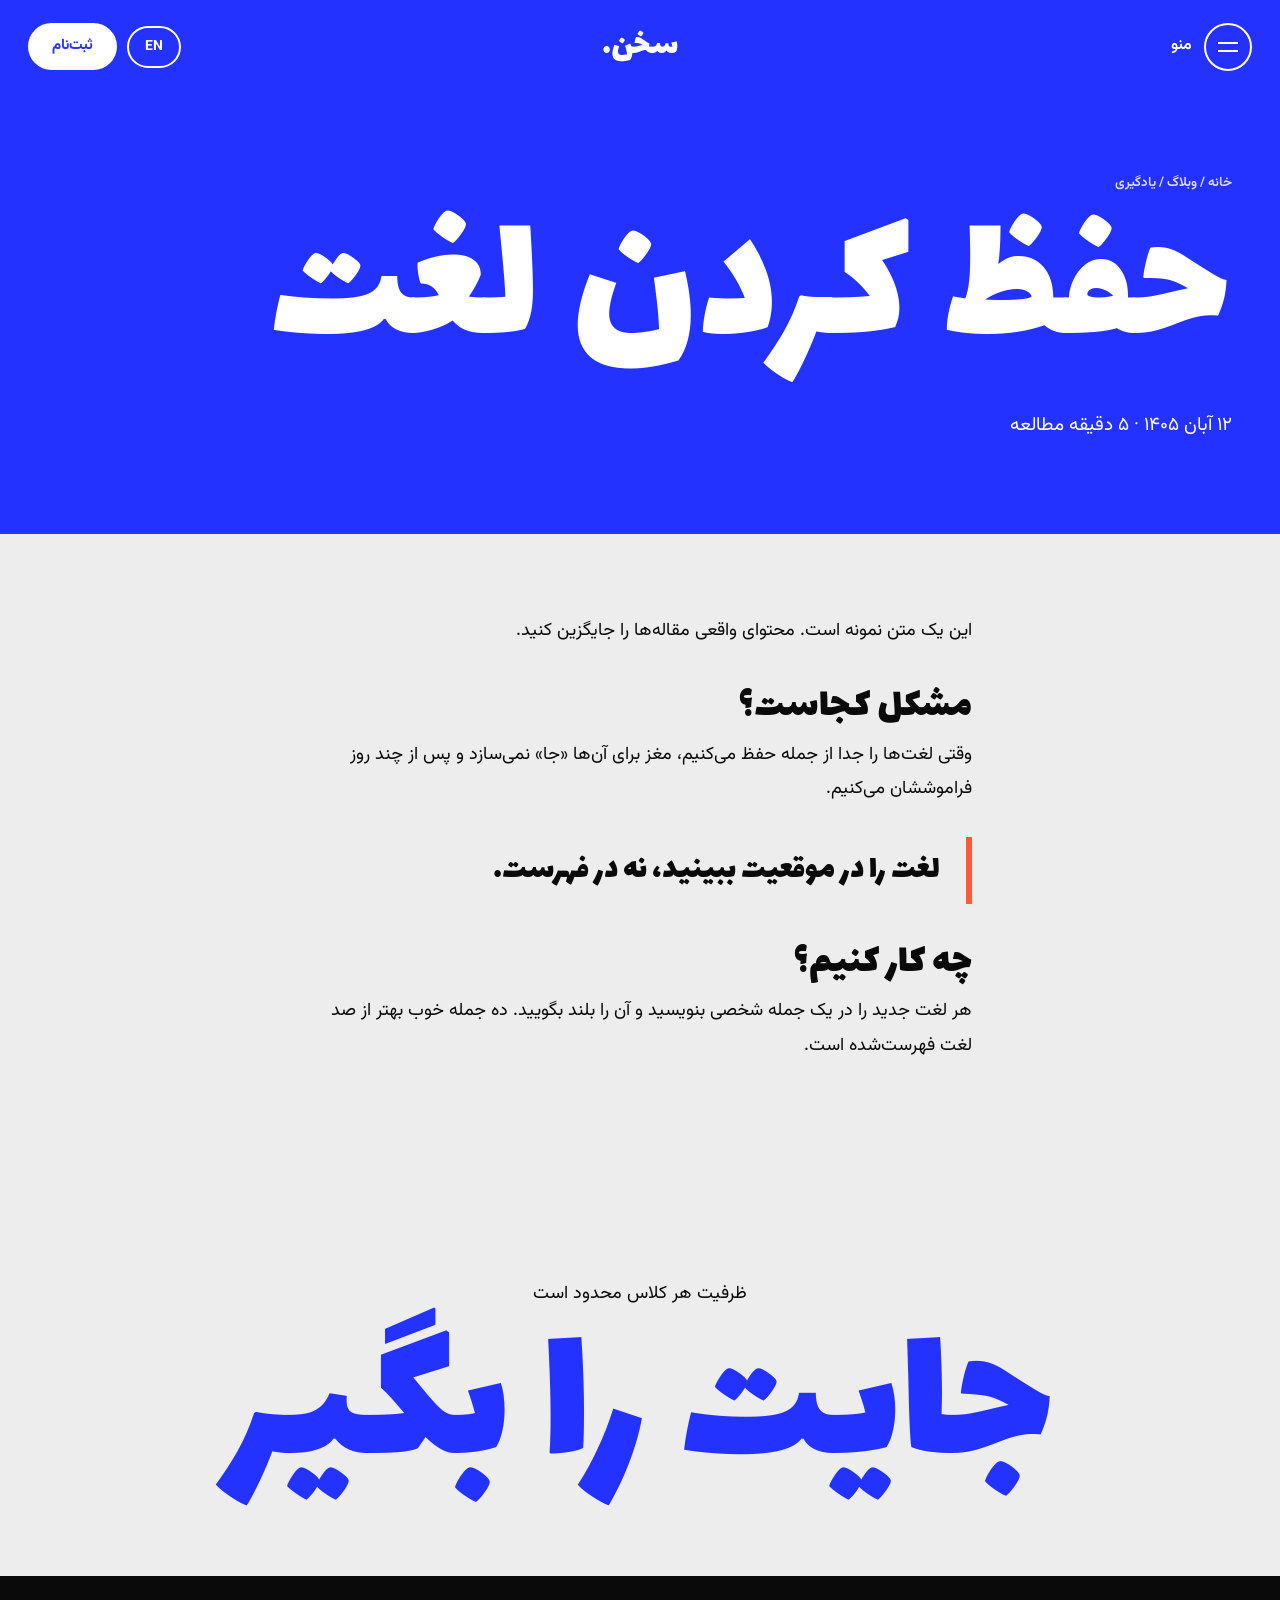
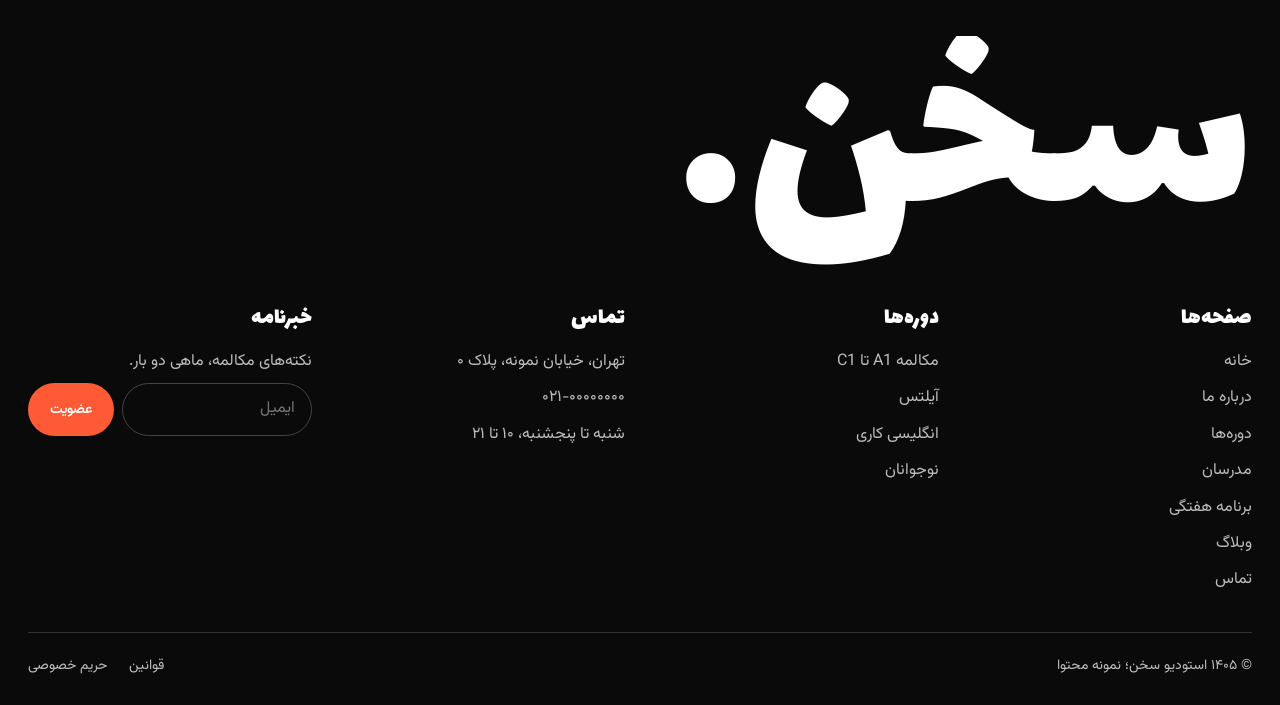
<file: post.html>
<!doctype html>
<html lang="fa" dir="rtl">
<head>
<meta charset="utf-8">
<meta name="viewport" content="width=device-width,initial-scale=1">
<title>چرا حفظ کردن لغت جواب نمی‌دهد؟ | استودیو سخن</title>
<link rel="stylesheet" href="studio.css">
</head>
<body>
<header class="top"><details class="m"><summary aria-label="منو"><span class="bt"><i></i><i></i></span><span class="tx">منو</span></summary><div class="dr"><nav class="ov"><a href="index.html">خانه</a><a href="about.html">درباره ما</a><a href="courses.html">دوره‌ها</a><a href="teachers.html">مدرسان</a><a href="schedule.html">برنامه هفتگی</a><a href="blog.html">وبلاگ</a><a href="contact.html">تماس</a></nav><div class="dc"><p>تهران، خیابان نمونه، پلاک ۰</p><p dir="ltr">۰۲۱-۰۰۰۰۰۰۰۰</p><p>شنبه تا پنجشنبه، ۱۰ تا ۲۱</p><a class="pill" href="contact.html">ثبت‌نام</a></div></div></details><a class="lg" href="index.html">سخن.</a><div class="rt"><button class="lang" type="button" aria-label="Language" data-s="EN">EN</button><a class="pill" href="contact.html">ثبت‌نام</a></div></header>
<section class="ph "><div class="wrapw"><small>خانه / وبلاگ / یادگیری</small><h1>حفظ کردن لغت</h1><p>۱۲ آبان ۱۴۰۵ · ۵ دقیقه مطالعه</p></div></section><article class="art"><p>این یک متن نمونه است. محتوای واقعی مقاله‌ها را جایگزین کنید.</p><h2>مشکل کجاست؟</h2><p>وقتی لغت‌ها را جدا از جمله حفظ می‌کنیم، مغز برای آن‌ها «جا» نمی‌سازد و پس از چند روز فراموششان می‌کنیم.</p><blockquote>لغت را در موقعیت ببینید، نه در فهرست.</blockquote><h2>چه کار کنیم؟</h2><p>هر لغت جدید را در یک جمله شخصی بنویسید و آن را بلند بگویید. ده جمله خوب بهتر از صد لغت فهرست‌شده است.</p></article><section class="cta"><p>ظرفیت هر کلاس محدود است</p><a href="contact.html">جایت را بگیر</a></section>
<footer><div class="big">سخن.</div><div class="fcols"><div><h4>صفحه‌ها</h4><ul><li><a href="index.html">خانه</a></li><li><a href="about.html">درباره ما</a></li><li><a href="courses.html">دوره‌ها</a></li><li><a href="teachers.html">مدرسان</a></li><li><a href="schedule.html">برنامه هفتگی</a></li><li><a href="blog.html">وبلاگ</a></li><li><a href="contact.html">تماس</a></li></ul></div>
<div><h4>دوره‌ها</h4><ul><li><a href="courses.html">مکالمه A1 تا C1</a></li><li><a href="courses.html">آیلتس</a></li><li><a href="courses.html">انگلیسی کاری</a></li><li><a href="courses.html">نوجوانان</a></li></ul></div>
<div><h4>تماس</h4><p>تهران، خیابان نمونه، پلاک ۰</p><p>۰۲۱-۰۰۰۰۰۰۰۰</p><p>شنبه تا پنجشنبه، ۱۰ تا ۲۱</p></div>
<div><h4>خبرنامه</h4><p>نکته‌های مکالمه، ماهی دو بار.</p><form><input type="email" placeholder="ایمیل" aria-label="ایمیل"><button type="button">عضویت</button></form></div></div>
<div class="fr"><span>© ۱۴۰۵ استودیو سخن؛ نمونه محتوا</span><nav><a href="#">قوانین</a><a href="#">حریم خصوصی</a></nav></div></footer>

<script src="lang.js"></script>
<script src="studio.js"></script>
</body>
</html>
</file>
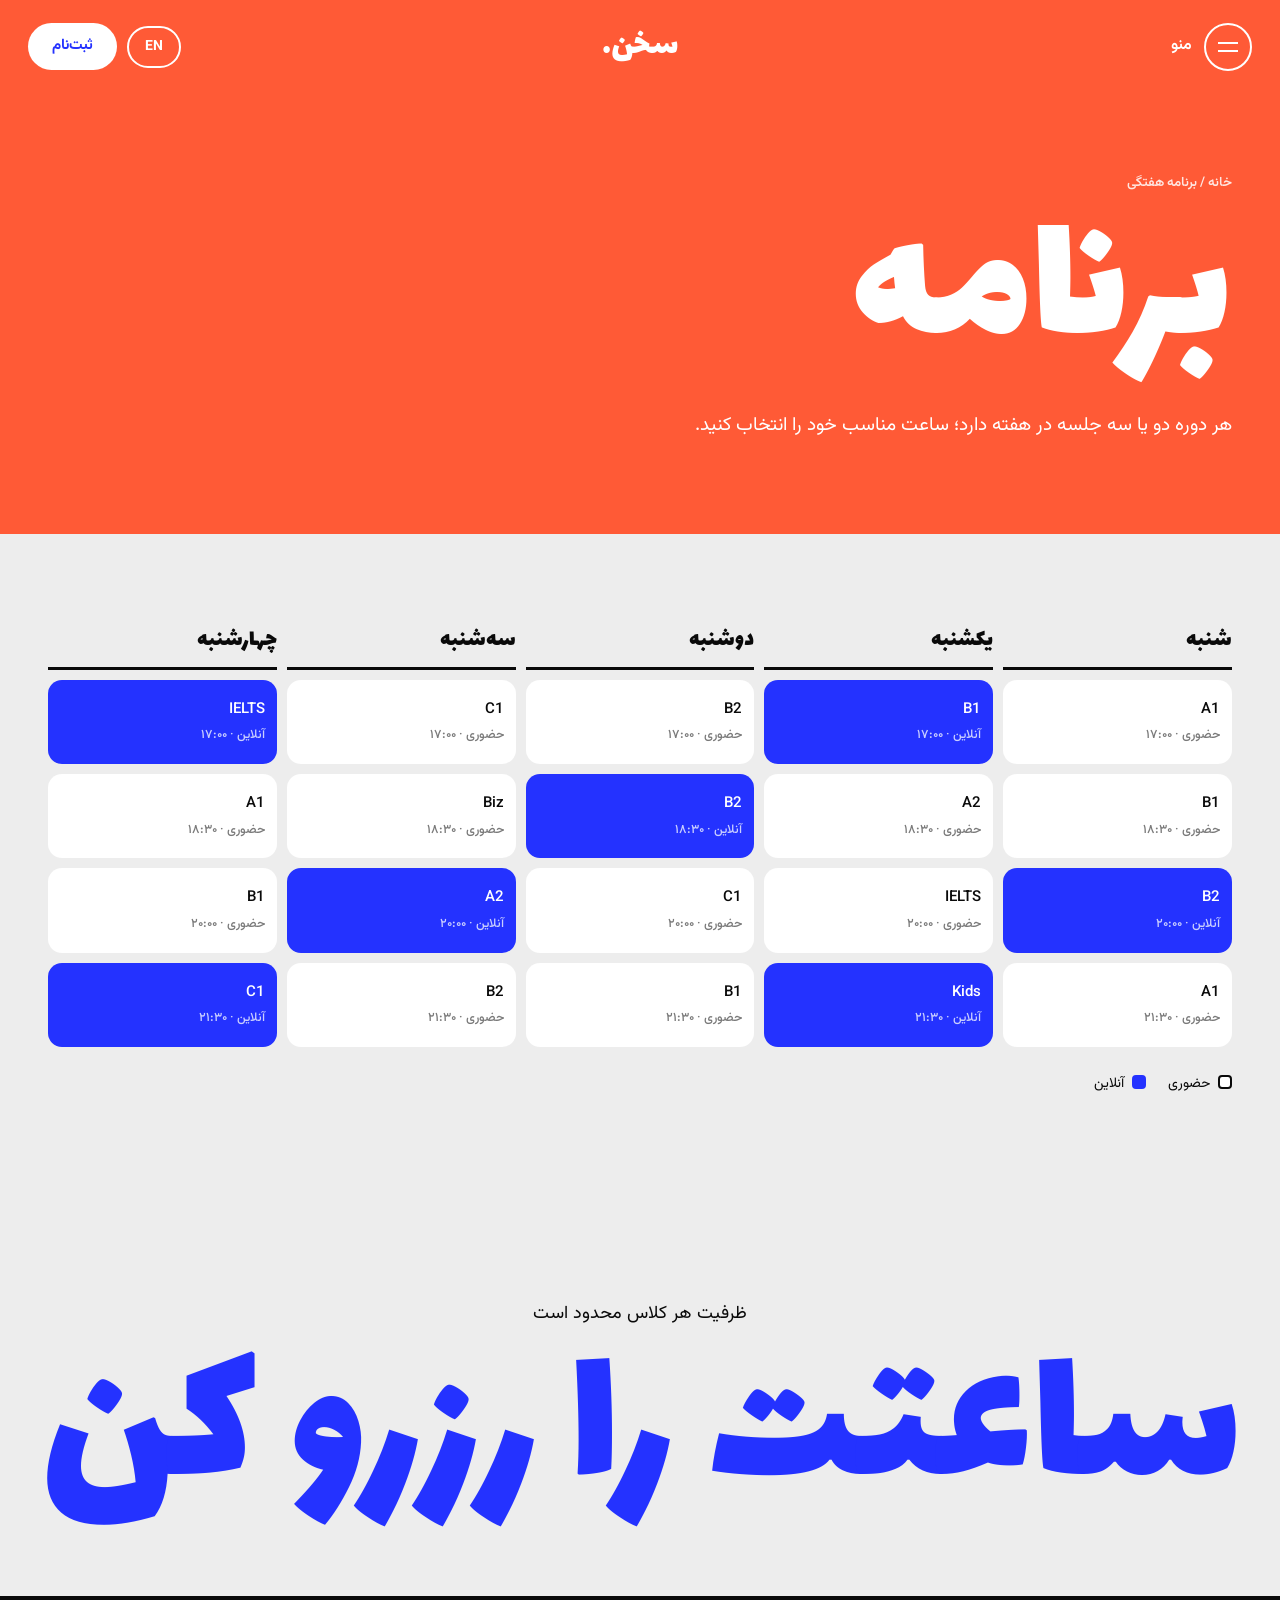
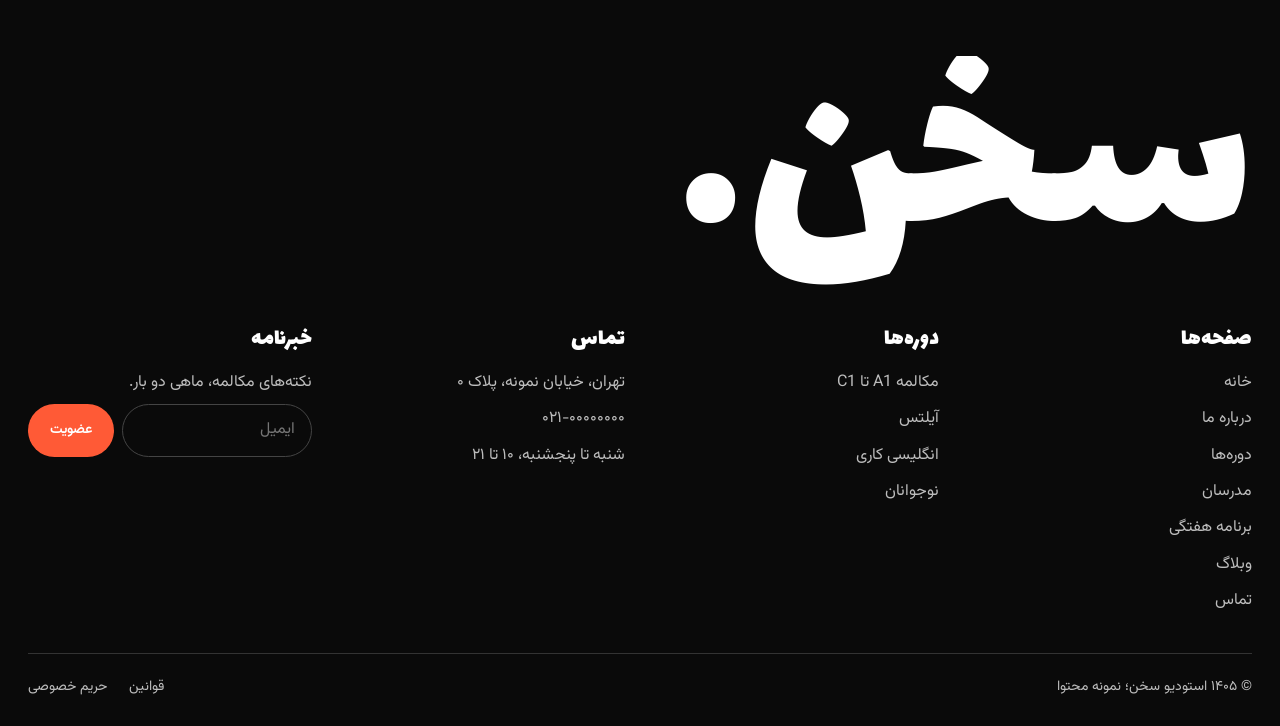
<file: schedule.html>
<!doctype html>
<html lang="fa" dir="rtl">
<head>
<meta charset="utf-8">
<meta name="viewport" content="width=device-width,initial-scale=1">
<title>برنامه هفتگی | استودیو سخن</title>
<link rel="stylesheet" href="studio.css">
</head>
<body>
<header class="top"><details class="m"><summary aria-label="منو"><span class="bt"><i></i><i></i></span><span class="tx">منو</span></summary><div class="dr"><nav class="ov"><a href="index.html">خانه</a><a href="about.html">درباره ما</a><a href="courses.html">دوره‌ها</a><a href="teachers.html">مدرسان</a><a href="schedule.html" aria-current="page">برنامه هفتگی</a><a href="blog.html">وبلاگ</a><a href="contact.html">تماس</a></nav><div class="dc"><p>تهران، خیابان نمونه، پلاک ۰</p><p dir="ltr">۰۲۱-۰۰۰۰۰۰۰۰</p><p>شنبه تا پنجشنبه، ۱۰ تا ۲۱</p><a class="pill" href="contact.html">ثبت‌نام</a></div></div></details><a class="lg" href="index.html">سخن.</a><div class="rt"><button class="lang" type="button" aria-label="Language" data-s="EN">EN</button><a class="pill" href="contact.html">ثبت‌نام</a></div></header>
<section class="ph c"><div class="wrapw"><small>خانه / برنامه هفتگی</small><h1>برنامه</h1><p>هر دوره دو یا سه جلسه در هفته دارد؛ ساعت مناسب خود را انتخاب کنید.</p></div></section><section class="sec n"><div class="tt w"><b>شنبه</b><b>یکشنبه</b><b>دوشنبه</b><b>سه‌شنبه</b><b>چهارشنبه</b><span class="">A1<small>حضوری · ۱۷:۰۰</small></span><span class="x">B1<small>آنلاین · ۱۷:۰۰</small></span><span class="">B2<small>حضوری · ۱۷:۰۰</small></span><span class="">C1<small>حضوری · ۱۷:۰۰</small></span><span class="x">IELTS<small>آنلاین · ۱۷:۰۰</small></span><span class="">B1<small>حضوری · ۱۸:۳۰</small></span><span class="">A2<small>حضوری · ۱۸:۳۰</small></span><span class="x">B2<small>آنلاین · ۱۸:۳۰</small></span><span class="">Biz<small>حضوری · ۱۸:۳۰</small></span><span class="">A1<small>حضوری · ۱۸:۳۰</small></span><span class="x">B2<small>آنلاین · ۲۰:۰۰</small></span><span class="">IELTS<small>حضوری · ۲۰:۰۰</small></span><span class="">C1<small>حضوری · ۲۰:۰۰</small></span><span class="x">A2<small>آنلاین · ۲۰:۰۰</small></span><span class="">B1<small>حضوری · ۲۰:۰۰</small></span><span class="">A1<small>حضوری · ۲۱:۳۰</small></span><span class="x">Kids<small>آنلاین · ۲۱:۳۰</small></span><span class="">B1<small>حضوری · ۲۱:۳۰</small></span><span class="">B2<small>حضوری · ۲۱:۳۰</small></span><span class="x">C1<small>آنلاین · ۲۱:۳۰</small></span></div><div class="lgd"><span><i></i>حضوری</span><span><i class="x"></i>آنلاین</span></div></section><section class="cta"><p>ظرفیت هر کلاس محدود است</p><a href="contact.html">ساعتت را رزرو کن</a></section>
<footer><div class="big">سخن.</div><div class="fcols"><div><h4>صفحه‌ها</h4><ul><li><a href="index.html">خانه</a></li><li><a href="about.html">درباره ما</a></li><li><a href="courses.html">دوره‌ها</a></li><li><a href="teachers.html">مدرسان</a></li><li><a href="schedule.html">برنامه هفتگی</a></li><li><a href="blog.html">وبلاگ</a></li><li><a href="contact.html">تماس</a></li></ul></div>
<div><h4>دوره‌ها</h4><ul><li><a href="courses.html">مکالمه A1 تا C1</a></li><li><a href="courses.html">آیلتس</a></li><li><a href="courses.html">انگلیسی کاری</a></li><li><a href="courses.html">نوجوانان</a></li></ul></div>
<div><h4>تماس</h4><p>تهران، خیابان نمونه، پلاک ۰</p><p>۰۲۱-۰۰۰۰۰۰۰۰</p><p>شنبه تا پنجشنبه، ۱۰ تا ۲۱</p></div>
<div><h4>خبرنامه</h4><p>نکته‌های مکالمه، ماهی دو بار.</p><form><input type="email" placeholder="ایمیل" aria-label="ایمیل"><button type="button">عضویت</button></form></div></div>
<div class="fr"><span>© ۱۴۰۵ استودیو سخن؛ نمونه محتوا</span><nav><a href="#">قوانین</a><a href="#">حریم خصوصی</a></nav></div></footer>

<script src="lang.js"></script>
<script src="studio.js"></script>
</body>
</html>
</file>
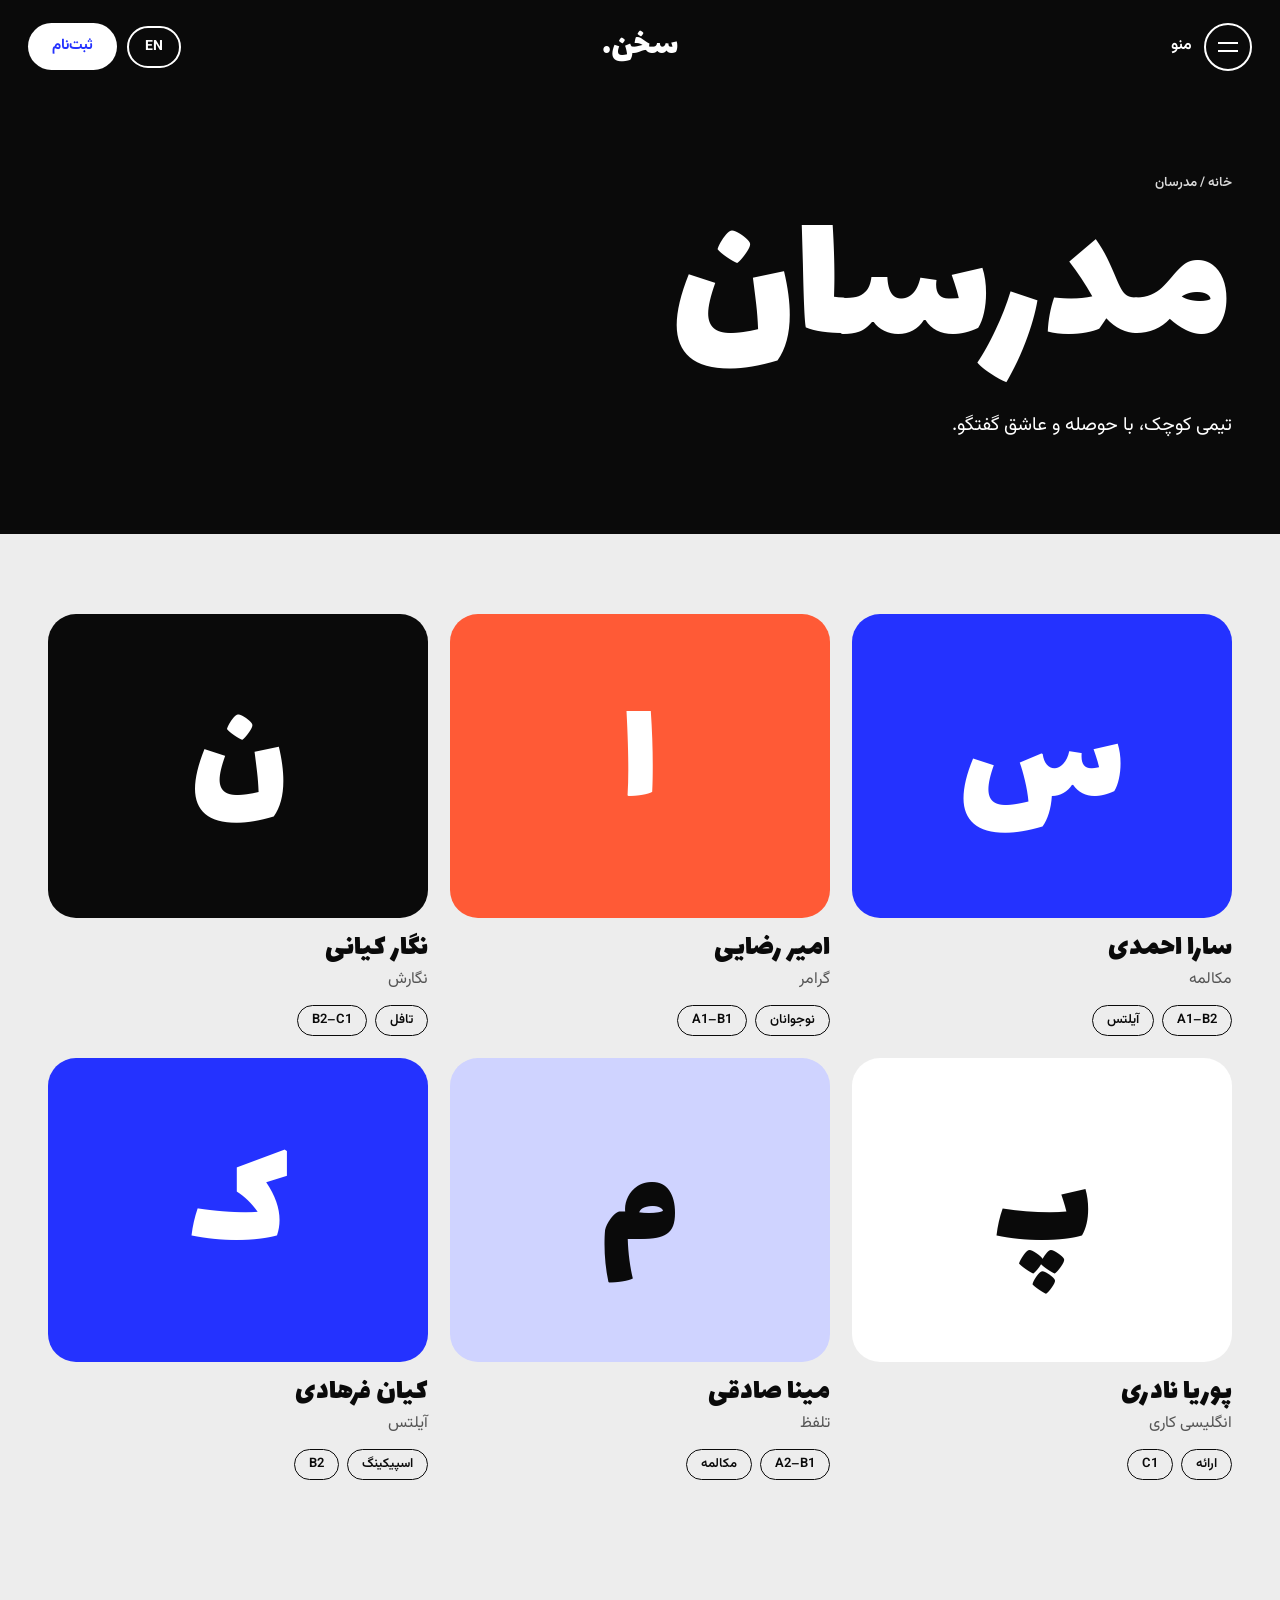
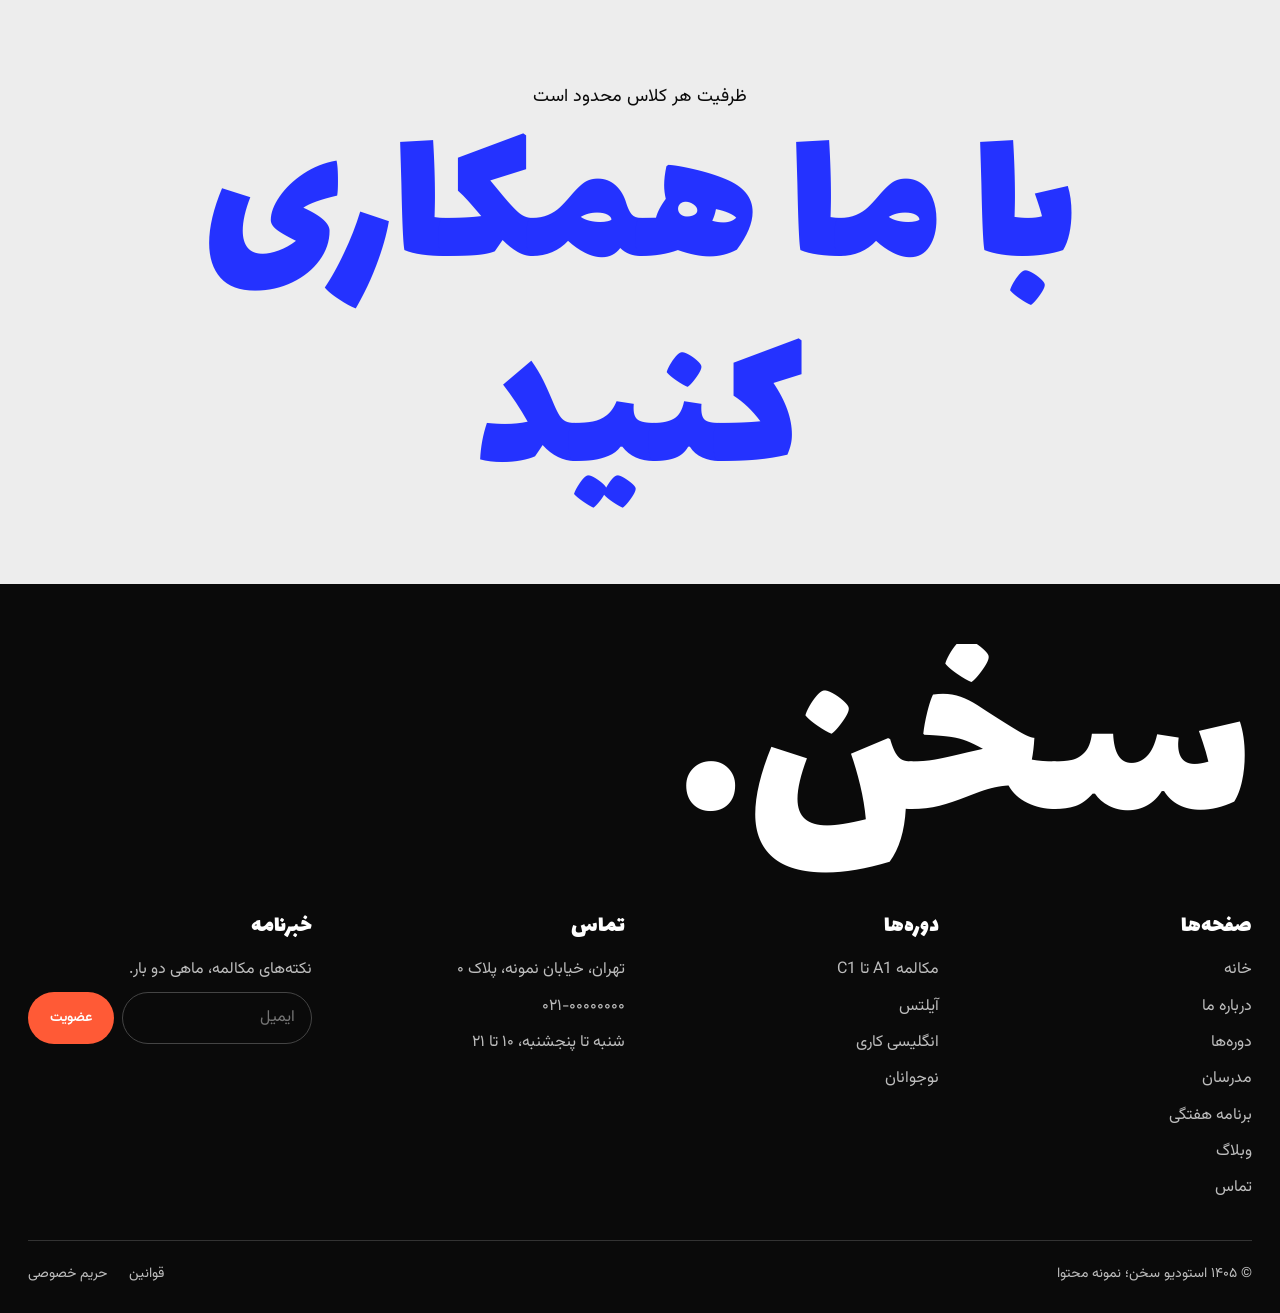
<file: teachers.html>
<!doctype html>
<html lang="fa" dir="rtl">
<head>
<meta charset="utf-8">
<meta name="viewport" content="width=device-width,initial-scale=1">
<title>مدرسان | استودیو سخن</title>
<link rel="stylesheet" href="studio.css">
</head>
<body>
<header class="top"><details class="m"><summary aria-label="منو"><span class="bt"><i></i><i></i></span><span class="tx">منو</span></summary><div class="dr"><nav class="ov"><a href="index.html">خانه</a><a href="about.html">درباره ما</a><a href="courses.html">دوره‌ها</a><a href="teachers.html" aria-current="page">مدرسان</a><a href="schedule.html">برنامه هفتگی</a><a href="blog.html">وبلاگ</a><a href="contact.html">تماس</a></nav><div class="dc"><p>تهران، خیابان نمونه، پلاک ۰</p><p dir="ltr">۰۲۱-۰۰۰۰۰۰۰۰</p><p>شنبه تا پنجشنبه، ۱۰ تا ۲۱</p><a class="pill" href="contact.html">ثبت‌نام</a></div></div></details><a class="lg" href="index.html">سخن.</a><div class="rt"><button class="lang" type="button" aria-label="Language" data-s="EN">EN</button><a class="pill" href="contact.html">ثبت‌نام</a></div></header>
<section class="ph k"><div class="wrapw"><small>خانه / مدرسان</small><h1>مدرسان</h1><p>تیمی کوچک، با حوصله و عاشق گفتگو.</p></div></section><section class="sec n"><div class="tg"><article class="tc"><div class="mono c1">س</div><h3>سارا احمدی</h3><p>مکالمه</p><div class="tags"><span>A1–B2</span><span>آیلتس</span></div></article><article class="tc"><div class="mono c2">ا</div><h3>امیر رضایی</h3><p>گرامر</p><div class="tags"><span>نوجوانان</span><span>A1–B1</span></div></article><article class="tc"><div class="mono c3">ن</div><h3>نگار کیانی</h3><p>نگارش</p><div class="tags"><span>تافل</span><span>B2–C1</span></div></article><article class="tc"><div class="mono c4">پ</div><h3>پوریا نادری</h3><p>انگلیسی کاری</p><div class="tags"><span>ارائه</span><span>C1</span></div></article><article class="tc"><div class="mono c5">م</div><h3>مینا صادقی</h3><p>تلفظ</p><div class="tags"><span>A2–B1</span><span>مکالمه</span></div></article><article class="tc"><div class="mono c1">ک</div><h3>کیان فرهادی</h3><p>آیلتس</p><div class="tags"><span>اسپیکینگ</span><span>B2</span></div></article></div></section><section class="cta"><p>ظرفیت هر کلاس محدود است</p><a href="contact.html">با ما همکاری کنید</a></section>
<footer><div class="big">سخن.</div><div class="fcols"><div><h4>صفحه‌ها</h4><ul><li><a href="index.html">خانه</a></li><li><a href="about.html">درباره ما</a></li><li><a href="courses.html">دوره‌ها</a></li><li><a href="teachers.html">مدرسان</a></li><li><a href="schedule.html">برنامه هفتگی</a></li><li><a href="blog.html">وبلاگ</a></li><li><a href="contact.html">تماس</a></li></ul></div>
<div><h4>دوره‌ها</h4><ul><li><a href="courses.html">مکالمه A1 تا C1</a></li><li><a href="courses.html">آیلتس</a></li><li><a href="courses.html">انگلیسی کاری</a></li><li><a href="courses.html">نوجوانان</a></li></ul></div>
<div><h4>تماس</h4><p>تهران، خیابان نمونه، پلاک ۰</p><p>۰۲۱-۰۰۰۰۰۰۰۰</p><p>شنبه تا پنجشنبه، ۱۰ تا ۲۱</p></div>
<div><h4>خبرنامه</h4><p>نکته‌های مکالمه، ماهی دو بار.</p><form><input type="email" placeholder="ایمیل" aria-label="ایمیل"><button type="button">عضویت</button></form></div></div>
<div class="fr"><span>© ۱۴۰۵ استودیو سخن؛ نمونه محتوا</span><nav><a href="#">قوانین</a><a href="#">حریم خصوصی</a></nav></div></footer>

<script src="lang.js"></script>
<script src="studio.js"></script>
</body>
</html>
</file>
<file: studio.css>
@import url('https://fonts.googleapis.com/css2?family=Lalezar&family=Vazirmatn:wght@400..700&display=swap');
:root{--blue:#2432FF;--coral:#FF5A36;--ink:#0A0A0A;--bg:#EDEDED}
*{box-sizing:border-box}html,body{overflow-x:clip}body{margin:0;background:var(--bg);color:var(--ink);font:400 16px/1.9 Vazirmatn,sans-serif;overflow-x:hidden}
a{color:inherit;text-decoration:none}h1,h2,h3,p{margin:0}h1,h2,h3,.d{font-family:Lalezar,sans-serif;font-weight:400;line-height:1.1}:focus-visible{outline:3px solid var(--coral);outline-offset:3px}
.top{position:absolute;inset:0 0 auto;z-index:20;display:grid;grid-template-columns:1fr auto 1fr;align-items:center;padding:20px 28px;color:#fff}
.top .lg{font:400 34px Lalezar}.top>:last-child{justify-self:end}
.pill{display:inline-block;padding:9px 24px;border-radius:99px;background:#fff;color:var(--blue);font-weight:700;font-size:15px}.pill:hover{background:var(--coral);color:#fff}
.hero{background:var(--blue);color:#fff;padding:170px 28px 110px;min-height:92vh;display:flex;flex-direction:column;justify-content:flex-end}
.hero h1{font-size:clamp(96px,22vw,320px);line-height:.95}.hero p{max-width:26em;font-size:20px;margin-top:22px}.hero .row{display:flex;gap:14px;flex-wrap:wrap;margin-top:30px}
.pill.o{background:transparent;color:#fff;border:2px solid #fff}
.mq{overflow:hidden;background:var(--coral);color:#fff;transform:rotate(-1.6deg);margin:-36px 0 0;scale:1.04;position:relative;z-index:2;direction:ltr}
.mq div{display:flex;gap:56px;width:max-content;padding:14px 0;font:400 46px Lalezar;animation:mq 24s linear infinite}@keyframes mq{to{transform:translateX(-50%)}}
.sec{padding:110px 28px;max-width:1240px;margin:auto}
.man{display:grid;grid-template-columns:1.5fr 1fr;gap:64px;align-items:end}.man h2{font-size:clamp(34px,5vw,64px)}
.nums{display:grid;gap:8px}.nums div{display:flex;align-items:baseline;gap:16px;border-top:2px solid var(--ink);padding-top:8px}.nums b{font:400 72px/1 Lalezar;color:var(--blue)}
.rail{display:flex;gap:18px;overflow-x:auto;scroll-snap-type:x mandatory;padding:0 28px 28px}
.rail article{flex:0 0 min(78vw,330px);scroll-snap-align:start;height:430px;padding:26px;display:flex;flex-direction:column;justify-content:space-between;border-radius:28px}
.rail .d{font-size:110px}.rail h3{font-size:34px}.rail p{font-size:15px}
.c1{background:var(--blue);color:#fff}.c2{background:var(--coral);color:#fff}.c3{background:var(--ink);color:#fff}.c4{background:#fff}.c5{background:#CFD3FF}
.hd2{padding:0 28px;max-width:1240px;margin:0 auto 30px}.hd2 h2{font-size:clamp(40px,6vw,80px)}
.tt{display:grid;grid-template-columns:repeat(5,1fr);gap:10px}.tt b{font:400 24px Lalezar;padding:8px 0;border-bottom:3px solid var(--ink)}
.tt span{padding:16px 12px;background:#fff;border-radius:14px;font-size:15px;font-weight:500}.tt span.x{background:var(--blue);color:#fff}.tt small{display:block;color:#7A7A7A}.tt .x small{color:#C9CEFF}
.q{background:var(--coral);color:#fff;padding:110px 28px;text-align:center}.q p{font:400 clamp(32px,5.4vw,72px)/1.25 Lalezar;max-width:18em;margin:auto}.q span{display:block;margin-top:24px;font-size:16px}
.cta{padding:120px 28px 60px;text-align:center}.cta a{display:block;font:400 clamp(70px,16vw,230px)/1 Lalezar;color:var(--blue)}.cta a:hover{color:var(--coral)}.cta p{font-size:18px}
footer{background:var(--ink);color:#BDBDBD;padding:60px 28px 26px}footer .big{font:400 clamp(80px,20vw,300px)/.9 Lalezar;color:#fff;overflow:hidden}
.fr{display:flex;justify-content:space-between;flex-wrap:wrap;gap:20px;margin-top:30px;padding-top:20px;border-top:1px solid #333;font-size:14px}.fr nav{display:flex;gap:22px;flex-wrap:wrap}.fr a:hover{color:#fff}
@media(max-width:820px){.man{grid-template-columns:1fr;gap:36px}.tt{grid-template-columns:repeat(2,1fr)}.sec{padding:70px 20px}.hero{padding:130px 20px 90px}}
@media(prefers-reduced-motion:reduce){.mq div{animation:none}}
/* ---- inner pages ---- */
[hidden]{display:none!important}
.wrapw{max-width:1240px;margin:auto;padding-inline:28px}
.ph{background:var(--blue);color:#fff;padding:170px 0 90px}.ph.c{background:var(--coral)}.ph.k{background:var(--ink)}
.ph small{display:block;font-weight:600;margin-bottom:10px;opacity:.85}.ph h1{font-size:clamp(70px,15vw,210px);line-height:.95}.ph p{max-width:30em;font-size:19px;margin-top:20px}
.sec.n{padding-block:80px}.t2{font-size:clamp(40px,6vw,80px);margin-bottom:34px}
.chips{display:flex;gap:10px;flex-wrap:wrap;margin-bottom:30px}.chips button{font:600 15px Vazirmatn;padding:9px 22px;border-radius:99px;border:2px solid var(--ink);background:transparent;cursor:pointer}.chips button.on,.chips button:hover{background:var(--ink);color:#fff}
.cg{display:grid;grid-template-columns:repeat(auto-fill,minmax(270px,1fr));gap:18px}
.cc{border-radius:28px;padding:26px;min-height:370px;display:flex;flex-direction:column;justify-content:space-between}.cc .d{font-size:96px}.cc h3{font-size:32px}.cc p{font-size:15px}
.cc .ft{display:flex;justify-content:space-between;align-items:center;gap:10px;margin-top:18px;padding-top:14px;border-top:1.5px solid currentColor;font-size:14px}.cc .ft b{font-size:16px}
.cc .pill{background:#fff;color:var(--ink);padding:7px 18px;font-size:14px}.cc.c4 .pill{background:var(--ink);color:#fff}
.vals{display:grid;grid-template-columns:repeat(auto-fit,minmax(260px,1fr));gap:40px}.vals b{display:block;font:400 130px/1 Lalezar;color:var(--blue)}.vals h3{font-size:36px}.vals p{margin-top:6px}
.tl div{display:grid;grid-template-columns:200px 1fr;gap:20px;align-items:baseline;border-top:2px solid var(--ink);padding:18px 0}.tl b{font:400 54px/1 Lalezar;color:var(--coral)}.tl p{font-size:20px}
.tg{display:grid;grid-template-columns:repeat(auto-fill,minmax(280px,1fr));gap:22px}
.mono{aspect-ratio:1/.8;border-radius:28px;display:grid;place-items:center;font:400 150px Lalezar;margin-bottom:14px}
.tc h3{font-size:30px}.tc p{color:#555}.tags{display:flex;gap:8px;flex-wrap:wrap;margin-top:10px}.tags span{padding:2px 14px;border:1.5px solid var(--ink);border-radius:99px;font-size:13px;font-weight:600}
.tt.w{grid-template-columns:repeat(5,1fr)}.lgd{display:flex;gap:22px;flex-wrap:wrap;margin-top:24px;font-size:14px}.lgd i{display:inline-block;width:14px;height:14px;border-radius:4px;background:#fff;border:2px solid var(--ink);margin-inline-end:8px;vertical-align:-2px}.lgd i.x{background:var(--blue);border-color:var(--blue)}
.bg{display:grid;grid-template-columns:repeat(auto-fill,minmax(300px,1fr));gap:18px}
.pc{border-radius:28px;background:#fff;padding:26px;display:flex;flex-direction:column;gap:10px;transition:.2s}.pc:hover{background:var(--blue);color:#fff}.pc .cat{font-weight:700;font-size:13px;color:var(--coral)}.pc:hover .cat{color:#fff}.pc h3{font-size:30px}.pc p{font-size:15px;flex:1}.pc small{opacity:.7}
.feat{display:grid;grid-template-columns:1.2fr 1fr;border-radius:32px;overflow:hidden;background:var(--coral);color:#fff;margin-bottom:18px}.feat .a{padding:40px}.feat h2{font-size:clamp(38px,5vw,66px)}.feat .b{background:var(--ink);display:grid;place-items:center;font:400 220px Lalezar;color:var(--coral)}
.art{max-width:720px;margin:auto;padding:80px 28px}.art h2{font-size:42px;margin:36px 0 8px}.art p{font-size:18px;margin-bottom:14px}.art blockquote{margin:30px 0;padding:10px 26px;border-inline-start:6px solid var(--coral);font:400 34px/1.4 Lalezar}
.fm{display:grid;gap:16px}.fm label{display:grid;gap:6px;font-weight:600}.fm input,.fm select,.fm textarea{padding:14px 18px;border:2px solid var(--ink);border-radius:16px;background:#fff;font:400 16px Vazirmatn;width:100%}.fm input:focus,.fm select:focus,.fm textarea:focus{outline:3px solid var(--coral);outline-offset:1px}.fm button{border:0;cursor:pointer;font:700 17px Vazirmatn;padding:16px;background:var(--blue);color:#fff;border-radius:99px}.fm button:hover{background:var(--coral)}
.two{display:grid;grid-template-columns:1.3fr 1fr;gap:48px;align-items:start}.info{display:grid;gap:14px}.info div{background:#fff;border-radius:22px;padding:22px}.info b{display:block;font:400 26px Lalezar}
.faq details{border-top:2px solid var(--ink);padding:18px 0}.faq summary{cursor:pointer;font:400 28px Lalezar;list-style:none;display:flex;justify-content:space-between}.faq summary::after{content:"+";color:var(--coral)}.faq details[open] summary::after{content:"−"}.faq p{margin-top:8px}
.fcols{display:grid;grid-template-columns:repeat(4,1fr);gap:30px;margin-top:34px}footer h4{color:#fff;font:400 24px Lalezar;margin:0 0 10px}footer ul{list-style:none;margin:0;padding:0}footer li{margin-bottom:6px}footer p{margin:0 0 6px}
footer form{display:flex;gap:8px}footer input{flex:1;min-width:0;padding:10px 16px;border-radius:99px;border:1.5px solid #444;background:transparent;color:#fff;font:inherit}footer button{border:0;border-radius:99px;padding:0 20px;background:var(--coral);color:#fff;font:600 14px Vazirmatn;cursor:pointer}
@media(max-width:820px){.two,.feat{grid-template-columns:1fr}.feat .b{font-size:120px;padding:20px}.tt.w{grid-template-columns:repeat(2,1fr)}.fcols{grid-template-columns:1fr 1fr}.tl div{grid-template-columns:1fr}.ph{padding:130px 0 70px}}

/* ---- menu: round button + side drawer ---- */
.m summary{list-style:none;cursor:pointer;position:relative;z-index:30;display:inline-flex;align-items:center;gap:12px;font-weight:600}
.m summary::-webkit-details-marker{display:none}
.bt{width:48px;height:48px;border:2px solid #fff;border-radius:50%;display:grid;place-content:center;gap:6px;transition:.25s}
.bt i{display:block;width:20px;height:2px;background:#fff;transition:.25s}
.m summary:hover .bt{background:#fff}.m summary:hover .bt i{background:var(--blue)}
.m[open] .bt{background:var(--coral);border-color:var(--coral)}.m[open] .bt i{background:#fff}
.m[open] .bt i:first-child{transform:translateY(4px) rotate(45deg)}.m[open] .bt i:last-child{transform:translateY(-4px) rotate(-45deg)}
.m[open]::after{content:"";position:fixed;inset:0;z-index:24;background:rgba(10,10,10,.55)}
.dr{position:fixed;inset-block:0;inset-inline-start:0;width:min(440px,100%);z-index:26;background:var(--ink);color:#fff;padding:110px 40px 32px;display:flex;flex-direction:column;justify-content:space-between;gap:30px;overflow-y:auto;animation:dr .35s cubic-bezier(.2,.8,.2,1)}
@keyframes dr{from{transform:translateX(100%)}}
.ov{display:flex;flex-direction:column;counter-reset:n}
.ov a{display:flex;align-items:baseline;gap:16px;padding:10px 0;border-bottom:1px solid #2A2A2A;font:400 38px/1.3 Lalezar;transition:.2s}
.ov a::before{counter-increment:n;content:counter(n,persian);font:600 14px Vazirmatn;color:var(--coral);min-width:22px}
.ov a:hover,.ov a[aria-current]{color:var(--coral);padding-inline-start:10px}
.dc{font-size:14px;color:#BDBDBD}.dc p{margin:0 0 4px}.dc .pill{margin-top:14px;background:var(--coral);color:#fff}
@media(max-width:560px){.dr{padding:100px 24px 24px}.ov a{font-size:32px}}
@media(prefers-reduced-motion:reduce){.dr{animation:none}}

/* ---- language switch + English layout ---- */
.rt{display:flex;gap:10px;align-items:center;justify-self:end}
.lang{font:700 14px Vazirmatn,sans-serif;border:2px solid currentColor;background:transparent;color:inherit;padding:8px 16px;border-radius:99px;cursor:pointer}.lang:hover{background:#fff;color:var(--blue)}
html[lang=en] .hero h1{font-size:clamp(80px,17vw,260px)}html[lang=en] .ph h1{font-size:clamp(58px,12vw,180px)}
html[lang=en] .cta a{font-size:clamp(44px,9vw,130px)}html[lang=en] footer .big{font-size:clamp(60px,15vw,230px)}
html[lang=en] .ov a::before{content:counter(n,decimal-leading-zero)}
html[lang=en] .dr{animation-name:drl}@keyframes drl{from{transform:translateX(-100%)}}
/* footer newsletter: keep the button on screen */
footer form{flex-wrap:wrap}footer input{flex:1 1 150px;width:100%;min-width:0}footer button{flex:0 0 auto;padding:10px 22px}
.fcols{grid-template-columns:repeat(4,minmax(0,1fr))}
@media(max-width:820px){.fcols{grid-template-columns:repeat(2,minmax(0,1fr))}}
@media(max-width:560px){.fcols{grid-template-columns:minmax(0,1fr)}.m .tx{display:none}.top{padding:16px}}

/* ---- phone header: menu | logo | language, all centred and balanced ---- */
@media(max-width:700px){
.top{grid-template-columns:48px 1fr 48px;padding:14px 16px}
.top .lg{justify-self:center;font-size:32px;line-height:1}
.rt .pill{display:none}
.lang{width:48px;height:48px;padding:0;display:flex;align-items:center;justify-content:center;font-size:0}
.lang::before{content:attr(data-s);font:700 14px/1 Vazirmatn,sans-serif}
.m .tx{display:none}}
</file>
